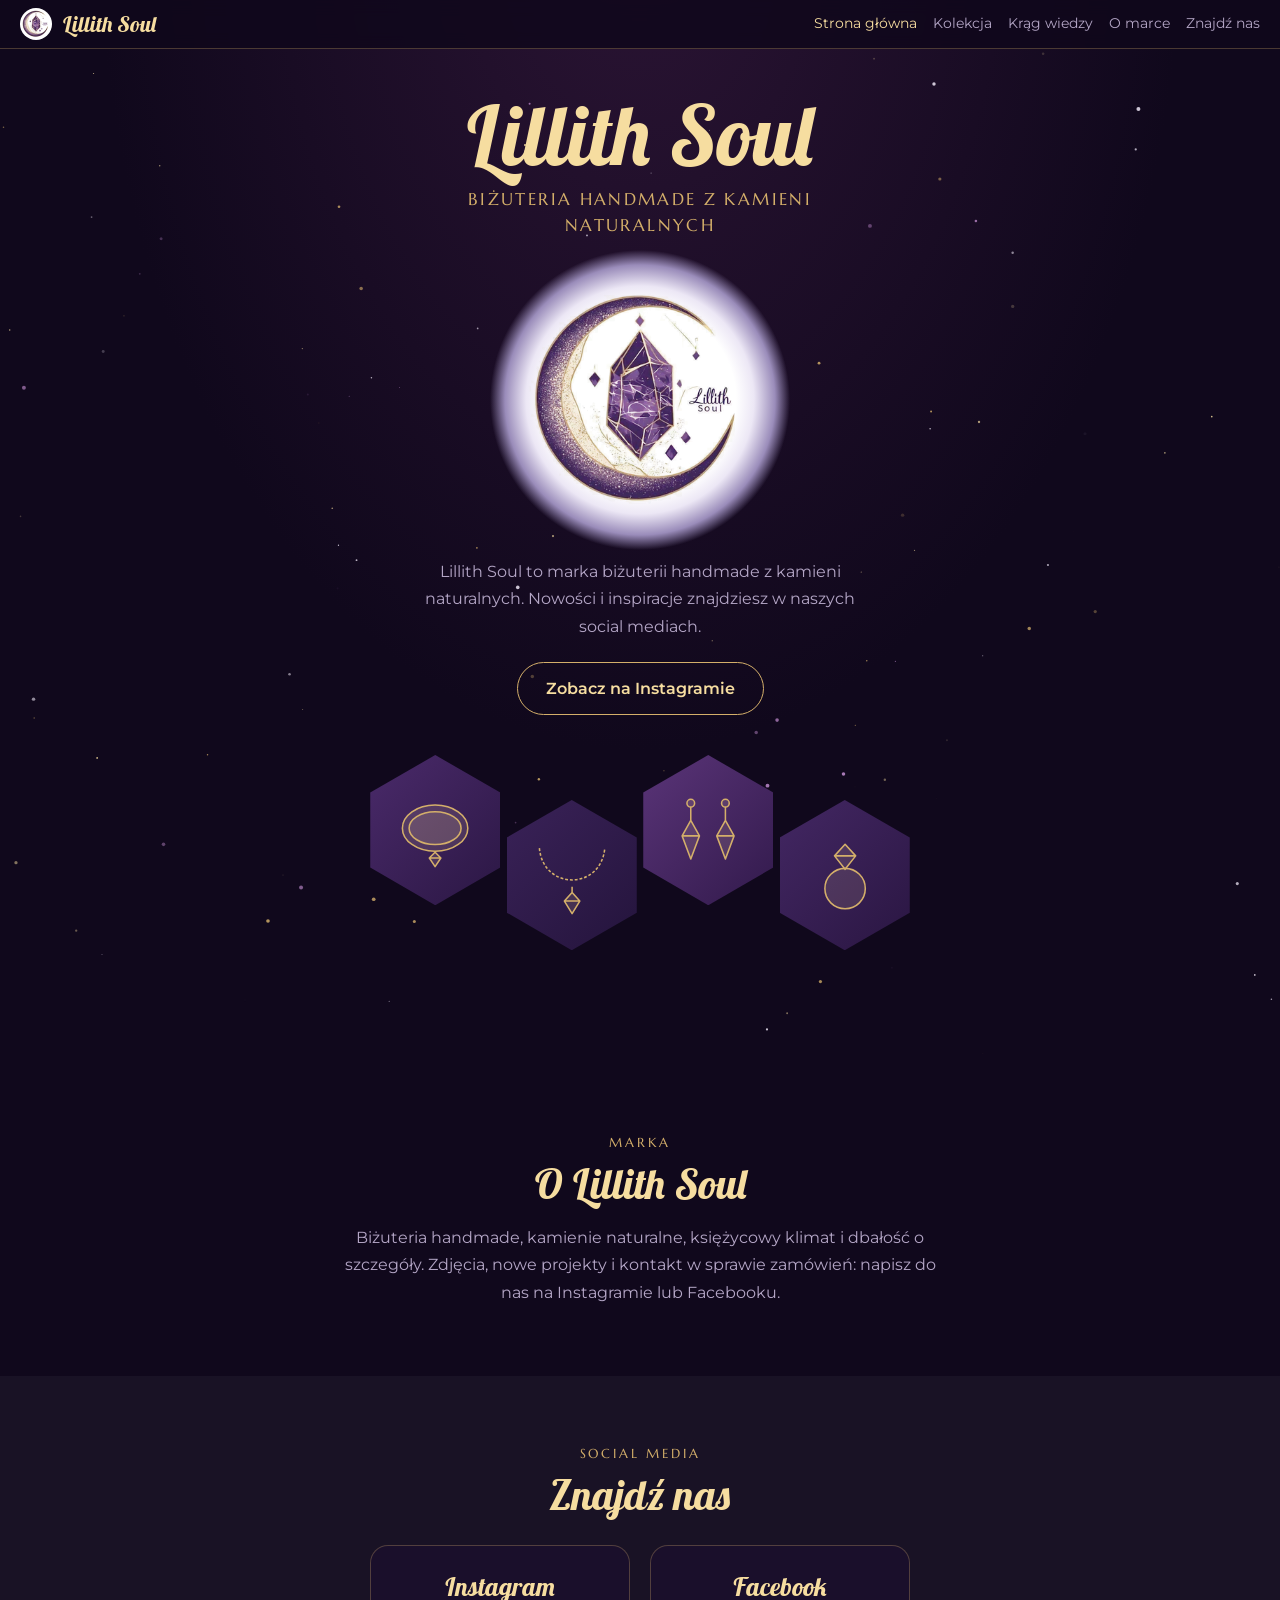
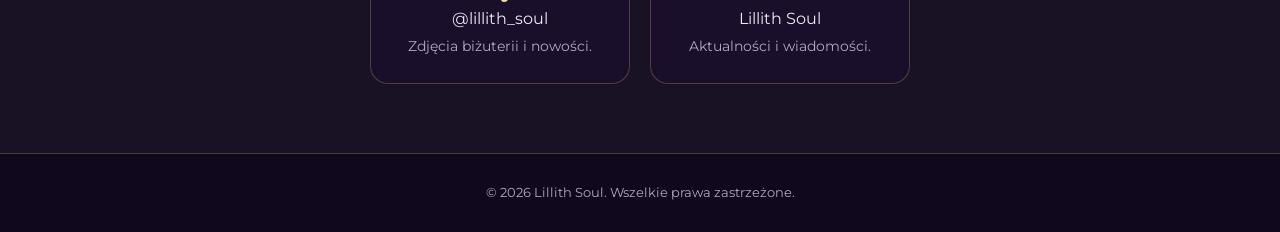
<file: index.html>
<!doctype html>
<html lang="pl">
<head>
  <meta charset="utf-8">
  <meta name="viewport" content="width=device-width, initial-scale=1">
  <title>Lillith Soul: biżuteria handmade z kamieni naturalnych</title>
  <meta name="description" content="Lillith Soul to marka biżuterii handmade z kamieni naturalnych. Zobacz nas na Instagramie i Facebooku.">
  <meta name="theme-color" content="#10081C">
  <link rel="icon" type="image/png" href="images/favicon.png">
  <link rel="canonical" href="https://lillith-soul.github.io/">

  <meta property="og:type" content="website">
  <meta property="og:url" content="https://lillith-soul.github.io/">
  <meta property="og:locale" content="pl_PL">
  <meta property="og:site_name" content="Lillith Soul">
  <meta property="og:title" content="Lillith Soul">
  <meta property="og:description" content="Biżuteria handmade z kamieni naturalnych.">
  <meta property="og:image" content="https://lillith-soul.github.io/images/emblem.png">
  <link rel="preload" href="fonts/lobster-two-italic-700.woff2" as="font" type="font/woff2" crossorigin>
  <link rel="stylesheet" href="style.css">
  <script>document.documentElement.classList.add('js')</script>
  <script src="script.js" defer></script>
</head>
<body>
  <div class="progress" aria-hidden="true"></div>

  <nav class="nav" aria-label="Menu główne">
    <a class="nav-brand" href="#top"><img src="images/emblem-64.webp" width="32" height="32" alt=""><span>Lillith Soul</span></a>
    <div class="nav-right">
<a href="#top">Strona główna</a>
      <a href="kolekcja/">Kolekcja</a>
      <a href="krag-wiedzy/">Krąg wiedzy</a>
      <a href="#about">O marce</a>
      <a href="#follow">Znajdź nas</a>

    </div>
  </nav>

  <header class="hero" id="top">
    <canvas class="hero-sky" aria-hidden="true"></canvas>
    <div class="hero-grid">
      <div class="hero-text">
        <h1 class="reveal">Lillith Soul</h1>
        <p class="lead reveal">Biżuteria handmade z kamieni naturalnych</p>
        <div class="emblem-glow" data-parallax="16"><img class="emblem" src="images/emblem-720.webp" srcset="images/emblem-360.webp 360w, images/emblem-720.webp 720w" sizes="(max-width: 400px) 70vw, 252px" width="720" height="720" alt="Logo Lillith Soul: fioletowy półksiężyc i ametyst" fetchpriority="high" decoding="async"></div>
        <p class="intro reveal">Lillith Soul to marka biżuterii handmade z kamieni naturalnych. Nowości i inspiracje znajdziesz w naszych social mediach.</p>
        <a class="btn reveal" href="https://www.instagram.com/lillith_soul" rel="noopener">Zobacz na Instagramie</a>
      </div>
      <div class="hexes">
        <a class="hex hx1" data-parallax="22" href="kolekcja/#bransoletki" aria-label="Pokaż w kolekcji: bransoletki"><svg viewBox="0 0 100 100"><!-- bracelet --><ellipse cx="50" cy="48" rx="34" ry="24"/><ellipse cx="50" cy="48" rx="27" ry="17"/><path d="M50 73 56 79 50 88 44 79Z M44 79H56"/></svg></a>
        <a class="hex hx2" data-parallax="30" href="kolekcja/#naszyjniki" aria-label="Pokaż w kolekcji: naszyjniki"><svg viewBox="0 0 100 100"><!-- necklace --><path d="M16 22C20 66 80 66 84 22" fill="none" stroke-dasharray="3 2"/><path d="M50 62V68 M50 68 58 77 50 90 42 77Z M42 77H58"/></svg></a>
        <a class="hex hx3" data-parallax="14" href="kolekcja/#kolczyki" aria-label="Pokaż w kolekcji: kolczyki"><svg viewBox="0 0 100 100"><!-- earrings --><circle cx="32" cy="22" r="4"/><path d="M32 26V40 M32 40 41 56 32 80 23 56Z M23 56H41"/><circle cx="68" cy="22" r="4"/><path d="M68 26V40 M68 40 77 56 68 80 59 56Z M59 56H77"/></svg></a>
        <a class="hex hx4" data-parallax="26" href="kolekcja/#pierscionki" aria-label="Pokaż w kolekcji: pierścionki"><svg viewBox="0 0 100 100"><!-- ring --><circle cx="50" cy="64" r="21"/><path d="M50 18 61 30 50 44 39 30Z M39 30H61"/></svg></a>
      </div>
    </div>
  </header>

  <section class="section" id="about">
    <p class="eyebrow reveal">Marka</p>
    <h2 class="reveal">O Lillith Soul</h2>
    <p class="text reveal">Biżuteria handmade, kamienie naturalne, księżycowy klimat i dbałość o szczegóły. Zdjęcia, nowe projekty i kontakt w sprawie zamówień: napisz do nas na Instagramie lub Facebooku.</p>
  </section>

  <section class="section alt" id="follow">
    <p class="eyebrow reveal">Social media</p>
    <h2 class="reveal">Znajdź nas</h2>
    <div class="cards">
      <a class="card reveal" href="https://www.instagram.com/lillith_soul" rel="noopener"><strong>Instagram</strong><span>@lillith_soul</span><em>Zdjęcia biżuterii i nowości.</em></a>
      <a class="card reveal" href="https://www.facebook.com/profile.php?id=61554640782838" rel="noopener"><strong>Facebook</strong><span>Lillith Soul</span><em>Aktualności i wiadomości.</em></a>
    </div>
  </section>

  <footer class="footer"><p>&copy; 2026 Lillith Soul. Wszelkie prawa zastrzeżone.</p></footer>

  <dialog class="lightbox"><button type="button" class="lightbox-close" aria-label="Zamknij">&times;</button><img alt=""></dialog>
</body>
</html>
</file>
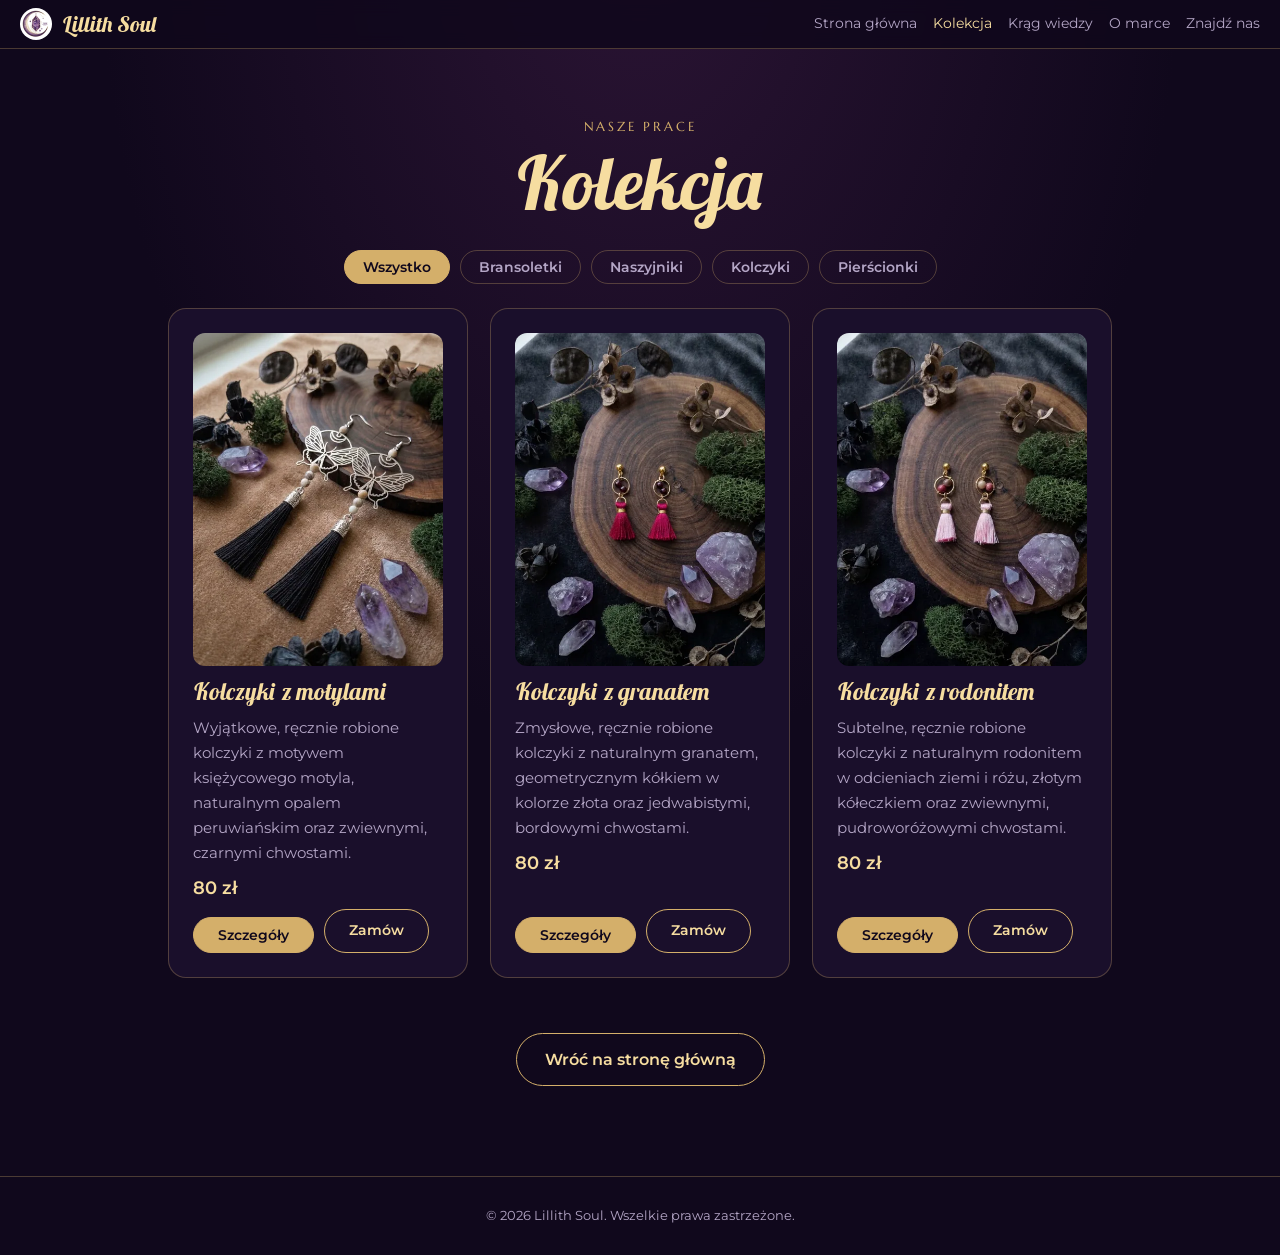
<file: kolekcja/index.html>
<!doctype html>
<html lang="pl">
<head>
  <meta charset="utf-8">
  <meta name="viewport" content="width=device-width, initial-scale=1">
  <title>Kolekcja | Lillith Soul</title>
  <meta name="description" content="Kolekcja Lillith Soul: biżuteria handmade z kamieni naturalnych. Bransoletki, naszyjniki, kolczyki i pierścionki.">
  <meta name="theme-color" content="#10081C">
  <link rel="icon" type="image/png" href="../images/favicon.png">
  <link rel="canonical" href="https://lillith-soul.github.io/kolekcja/">

  <meta property="og:type" content="website">
  <meta property="og:url" content="https://lillith-soul.github.io/kolekcja/">
  <meta property="og:locale" content="pl_PL">
  <meta property="og:site_name" content="Lillith Soul">
  <meta property="og:title" content="Kolekcja | Lillith Soul">
  <meta property="og:description" content="Kolekcja Lillith Soul: biżuteria handmade z kamieni naturalnych. Bransoletki, naszyjniki, kolczyki i pierścionki.">
  <meta property="og:image" content="https://lillith-soul.github.io/images/emblem.png">
  <link rel="preload" href="../fonts/lobster-two-italic-700.woff2" as="font" type="font/woff2" crossorigin>
  <link rel="stylesheet" href="../style.css">
  <script>document.documentElement.classList.add('js')</script>
  <script src="../script.js" defer></script>
</head>
<body>
  <div class="progress" aria-hidden="true"></div>

  <nav class="nav" aria-label="Menu główne">
    <a class="nav-brand" href="../"><img src="../images/emblem-64.webp" width="32" height="32" alt=""><span>Lillith Soul</span></a>
    <div class="nav-right">
<a href="../">Strona główna</a>
      <a href="./" aria-current="page">Kolekcja</a>
      <a href="../krag-wiedzy/">Krąg wiedzy</a>
      <a href="../#about">O marce</a>
      <a href="../#follow">Znajdź nas</a>

    </div>
  </nav>

  <main class="page" id="products">
    <p class="eyebrow reveal">Nasze prace</p>
    <h1 class="page-title reveal">Kolekcja</h1>
    <div class="filters reveal" role="group" aria-label="Filtruj produkty">
      <button type="button" class="chip is-active" data-filter="all" aria-pressed="true">Wszystko</button>
      <button type="button" class="chip" data-filter="bransoletki" aria-pressed="false">Bransoletki</button>
      <button type="button" class="chip" data-filter="naszyjniki" aria-pressed="false">Naszyjniki</button>
      <button type="button" class="chip" data-filter="kolczyki" aria-pressed="false">Kolczyki</button>
      <button type="button" class="chip" data-filter="pierscionki" aria-pressed="false">Pierścionki</button>
    </div>
    <div class="grid">
      <article class="card reveal" id="p-kolczyki-motyle" data-kind="kolczyki">
        <button type="button" class="card-media" aria-haspopup="dialog" data-full="../images/jewellery/kolczyki-motyle-800.webp" aria-label="Kolczyki z motylami, czarnymi frędzlami i kamiennymi koralikami"><img src="../images/jewellery/kolczyki-motyle-800.webp" srcset="../images/jewellery/kolczyki-motyle-480.webp 480w, ../images/jewellery/kolczyki-motyle-800.webp 800w" sizes="(max-width: 600px) 90vw, 300px" width="800" height="1068" alt="Kolczyki z motylami, czarnymi frędzlami i kamiennymi koralikami" loading="lazy" decoding="async"></button>
        <h3>Kolczyki z motylami</h3>
        <p>Wyjątkowe, ręcznie robione kolczyki z motywem księżycowego motyla, naturalnym opalem peruwiańskim oraz zwiewnymi, czarnymi chwostami.</p>
        <div class="card-detail" hidden><p>Wyjątkowe, ręcznie robione kolczyki z motywem księżycowego motyla, naturalnym opalem peruwiańskim oraz zwiewnymi, czarnymi chwostami.</p><p>To biżuteria stworzona dla kobiet, które kochają styl boho i szukają dodatków z duszą.</p><p>Poznaj ich wyjątkowe detale:</p><ul><li><strong>Symbolika i lekkość:</strong> Ażurowe zawieszki w kształcie motyla wpisanego w księżyc zachwycają precyzją wykonania i nadają całości mistycznego charakteru.</li><li><strong>Moc naturalnych kamieni:</strong> Koraliki z jasnego, piaskowego opalu peruwiańskiego subtelnie rozświetlają kompozycję. Kamień ten jest ceniony za przynoszenie spokoju, harmonii i wyciszenia.</li><li><strong>Zjawiskowy ruch:</strong> Długie, jedwabiste frędzle w kolorze głębokiej czerni pięknie pracują przy każdym ruchu głowy, optycznie wysmuklając szyję.</li><li><strong>Szlachetne wykończenie:</strong> Srebrzyste elementy ozdobne oraz wygodne, klasyczne bigle sprawiają, że kolczyki świetnie układają się na uchu i pasują zarówno do codziennych swetrów, jak i wieczorowych sukienek.</li></ul><p>Idealny pomysł na prezent dla miłośniczki natury lub jako wyjątkowy talizman, który podkreśli Twój indywidualny styl.</p></div>
        <p class="price">80 z&#322;</p>
        <div class="buy"><button type="button" class="btn card-more" aria-haspopup="dialog">Szczegóły</button><a class="btn" href="https://ig.me/m/lillith_soul" rel="noopener">Zamów</a></div>
      </article>
      <article class="card reveal" id="p-kolczyki-granat" data-kind="kolczyki">
        <button type="button" class="card-media" aria-haspopup="dialog" data-full="../images/jewellery/kolczyki-granat-800.webp" aria-label="Kolczyki z granatem i różowymi frędzlami na drewnianym plastrze wśród kryształów"><img src="../images/jewellery/kolczyki-granat-800.webp" srcset="../images/jewellery/kolczyki-granat-480.webp 480w, ../images/jewellery/kolczyki-granat-800.webp 800w" sizes="(max-width: 600px) 90vw, 300px" width="800" height="1068" alt="Kolczyki z granatem i różowymi frędzlami na drewnianym plastrze wśród kryształów" loading="lazy" decoding="async"></button>
        <h3>Kolczyki z granatem</h3>
        <p>Zmysłowe, ręcznie robione kolczyki z naturalnym granatem, geometrycznym kółkiem w kolorze złota oraz jedwabistymi, bordowymi chwostami.</p>
        <div class="card-detail" hidden><p>Zmysłowe, ręcznie robione kolczyki z naturalnym granatem, geometrycznym kółkiem w kolorze złota oraz jedwabistymi, bordowymi chwostami. To kobieca i wyrazista biżuteria, która przyciąga spojrzenia i dodaje szyku zarówno codziennym, jak i wieczorowym stylizacjom.</p><p>Poznaj ich wyjątkowe detale:</p><ul><li><strong>Energia naturalnego granatu:</strong> Dwa fasetowane koraliki głębokiego, bordowego granatu pięknie odbijają światło. Granat to kamień pasji, odwagi i życiowej energii, który od wieków symbolizuje miłość oraz wewnętrzną siłę.</li><li><strong>Szlachetna oprawa:</strong> Złociste, otwarte kółeczko delikatnie otula kamienie, tworząc nowoczesną i lekką kompozycję. Wygodne zapięcie na sztyft z kuleczką zapewnia komfort noszenia przez cały dzień.</li><li><strong>Wyrazisty akcent kolorystyczny:</strong> Krótkie, gęste frędzle w odcieniu głębokiego wina i fuksji miękko poruszają się przy każdym kroku, ożywiając twarz i podkreślając linię szyi.</li><li><strong>Wszechstronny charakter:</strong> Połączenie złota i szlachetnego bordo świetnie komponuje się z klasyczną czernią, bielą, beżem, a także z jesiennymi swetrami czy elegancką sukienką.</li></ul><p>Doskonały wybór na prezent dla pewnej siebie kobiety lub jako wyjątkowy dodatek, który doda blasku Twoim stylizacjom.</p></div>
        <p class="price">80 z&#322;</p>
        <div class="buy"><button type="button" class="btn card-more" aria-haspopup="dialog">Szczegóły</button><a class="btn" href="https://ig.me/m/lillith_soul" rel="noopener">Zamów</a></div>
      </article>
      <article class="card reveal" id="p-kolczyki-roz" data-kind="kolczyki">
        <button type="button" class="card-media" aria-haspopup="dialog" data-full="../images/jewellery/kolczyki-roz-800.webp" aria-label="Kolczyki z rodonitem, złotym kółeczkiem i pudroworóżowymi chwostami na drewnianym plastrze wśród kryształów"><img src="../images/jewellery/kolczyki-roz-800.webp" srcset="../images/jewellery/kolczyki-roz-480.webp 480w, ../images/jewellery/kolczyki-roz-800.webp 800w" sizes="(max-width: 600px) 90vw, 300px" width="800" height="1066" alt="Kolczyki z rodonitem, złotym kółeczkiem i pudroworóżowymi chwostami na drewnianym plastrze wśród kryształów" loading="lazy" decoding="async"></button>
        <h3>Kolczyki z rodonitem</h3>
        <p>Subtelne, ręcznie robione kolczyki z naturalnym rodonitem w odcieniach ziemi i różu, złotym kółeczkiem oraz zwiewnymi, pudroworóżowymi chwostami.</p>
        <div class="card-detail" hidden><p>Subtelne, ręcznie robione kolczyki z naturalnym rodonitem w odcieniach ziemi i różu, złotym kółeczkiem oraz zwiewnymi, pudroworóżowymi chwostami. To niezwykle kobieca i romantyczna biżuteria, która dodaje lekkości oraz świeżości każdej stylizacji.</p><p>Poznaj ich wyjątkowe detale:</p><ul><li><strong>Harmonia naturalnych barw:</strong> Wewnątrz złotych obręczy zamknięto duet gładkich kamieni rodonitu w odcieniach pastelowego różu oraz ciepłego beżu i brązu. Taka kolorystyka symbolizuje czułość, równowagę i wewnętrzny spokój.</li><li><strong>Delikatna, złocista oprawa:</strong> Geometryczne kółeczka i wygodne zapięcia na sztyft z kuleczką pięknie rozświetlają okolice twarzy. Lekka konstrukcja sprawia, że kolczyki nosi się z pełnym komfortem przez cały dzień.</li><li><strong>Romantyczny akcent:</strong> Miękkie, jedwabiste frędzle w kolorze pudrowego różu delikatnie poruszają się przy każdym ruchu głowy, wprowadzając do stylizacji nutę lekkości i stylu boho.</li><li><strong>Ponadczasowy styl:</strong> Połączenie złota i pastelowego różu wspaniale pasuje zarówno do jasnych, zwiewnych sukienek, jak i prostego białego T-shirtu czy miękkiego swetra.</li></ul><p>Świetny pomysł na prezent dla miłośniczki subtelnych dodatków lub jako uroczy talizman na co dzień.</p></div>
        <p class="price">80 z&#322;</p>
        <div class="buy"><button type="button" class="btn card-more" aria-haspopup="dialog">Szczegóły</button><a class="btn" href="https://ig.me/m/lillith_soul" rel="noopener">Zamów</a></div>
      </article>
    </div>
    <p class="text products-soon" hidden>Ta kategoria pojawi się wkrótce.</p>

    <a class="btn reveal" href="../">Wróć na stronę główną</a>
  </main>

  <dialog class="pview" aria-label="Szczegóły produktu">
    <button type="button" class="lightbox-close" aria-label="Zamknij">&times;</button>
    <img alt="">
    <div class="pv-body"><h3></h3><p class="price"></p><div class="pv-desc"></div><a class="btn" rel="noopener"></a></div>
  </dialog>

  <footer class="footer"><p>&copy; 2026 Lillith Soul. Wszelkie prawa zastrzeżone.</p></footer>
</body>
</html>
</file>
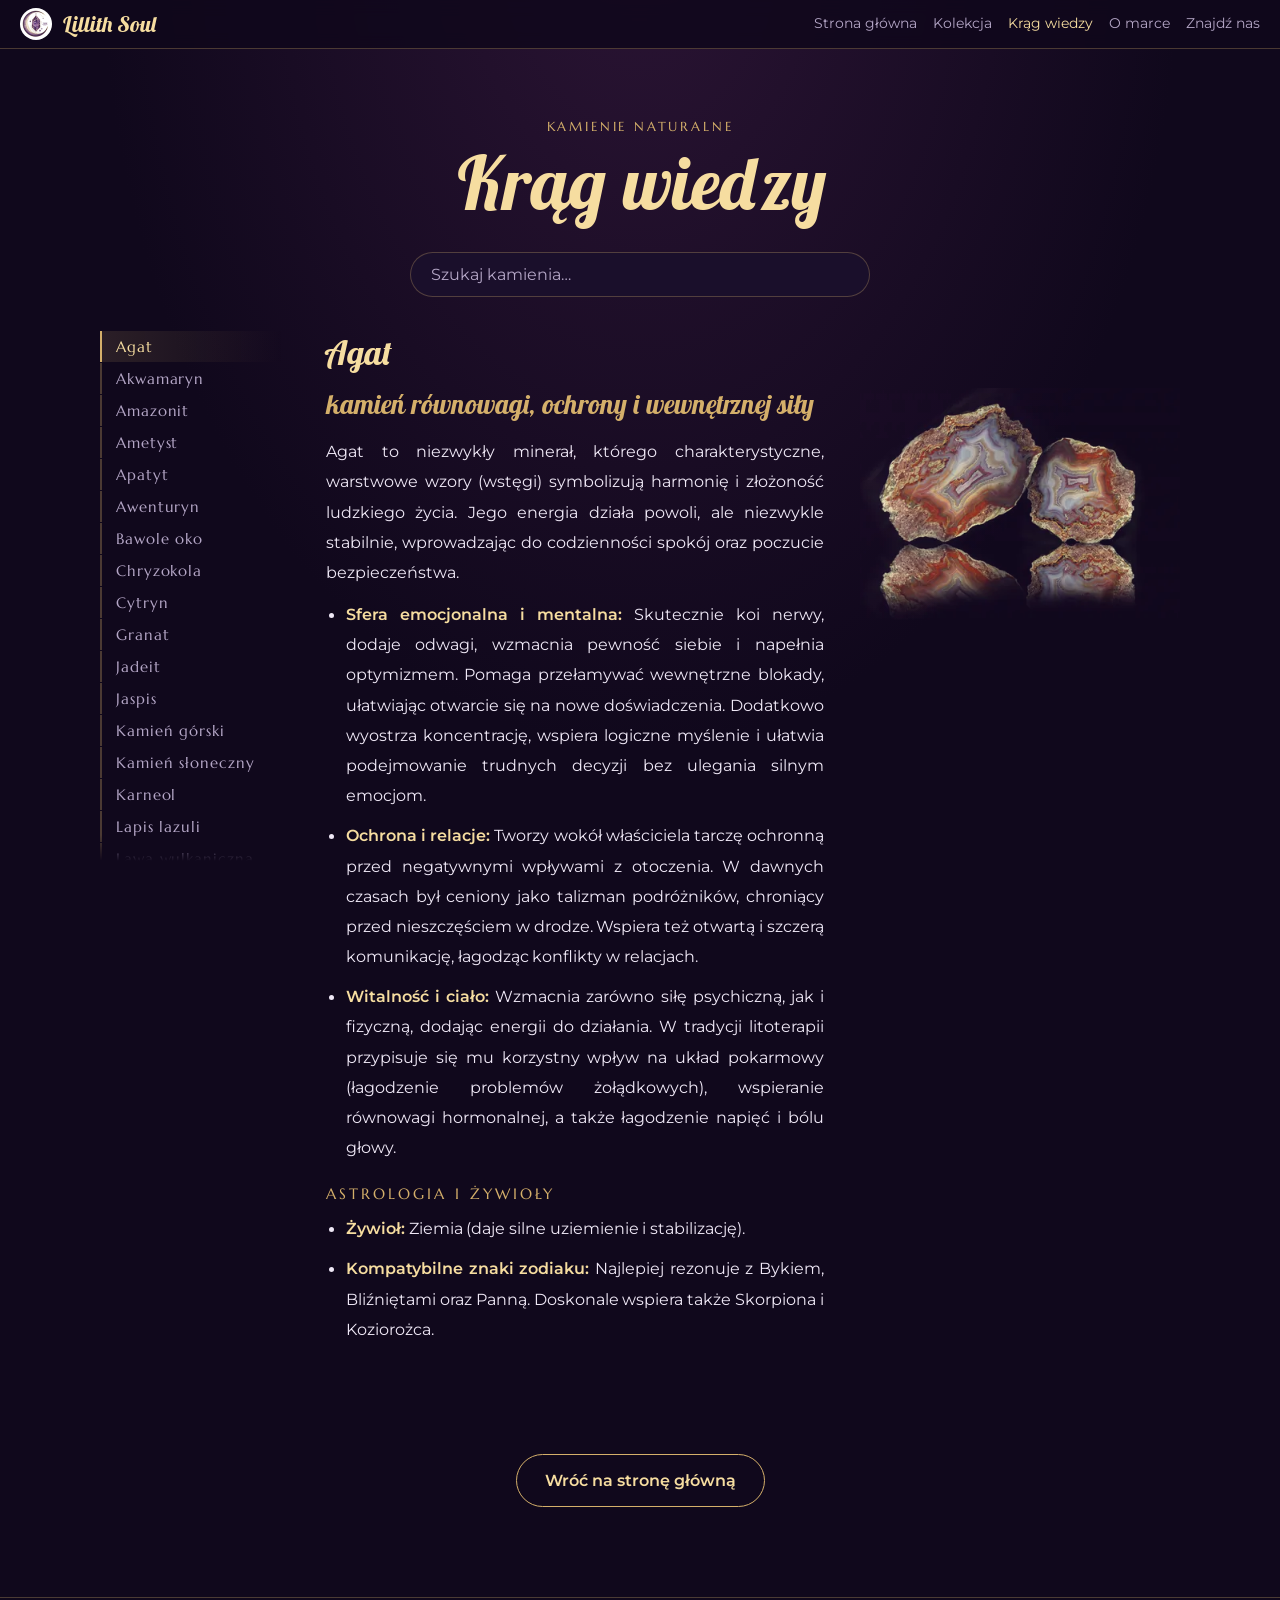
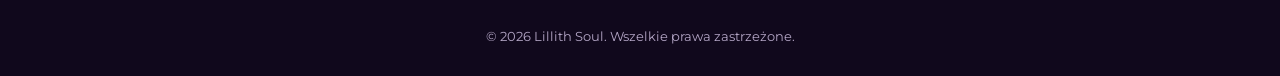
<file: krag-wiedzy/index.html>
<!doctype html>
<html lang="pl">
<head>
  <meta charset="utf-8">
  <meta name="viewport" content="width=device-width, initial-scale=1">
  <title>Krąg wiedzy | Lillith Soul</title>
  <meta name="description" content="Krąg wiedzy Lillith Soul: artykuły i ciekawostki o kamieniach naturalnych.">
  <meta name="theme-color" content="#10081C">
  <link rel="icon" type="image/png" href="../images/favicon.png">
  <link rel="canonical" href="https://lillith-soul.github.io/krag-wiedzy/">

  <meta property="og:type" content="website">
  <meta property="og:url" content="https://lillith-soul.github.io/krag-wiedzy/">
  <meta property="og:locale" content="pl_PL">
  <meta property="og:site_name" content="Lillith Soul">
  <meta property="og:title" content="Krąg wiedzy | Lillith Soul">
  <meta property="og:description" content="Krąg wiedzy Lillith Soul: artykuły i ciekawostki o kamieniach naturalnych.">
  <meta property="og:image" content="https://lillith-soul.github.io/images/emblem.png">
  <link rel="preload" href="../fonts/lobster-two-italic-700.woff2" as="font" type="font/woff2" crossorigin>
  <link rel="stylesheet" href="../style.css">
  <script>document.documentElement.classList.add('js')</script>
  <script src="../script.js" defer></script>
</head>
<body>
  <div class="progress" aria-hidden="true"></div>

  <nav class="nav" aria-label="Menu główne">
    <a class="nav-brand" href="../"><img src="../images/emblem-64.webp" width="32" height="32" alt=""><span>Lillith Soul</span></a>
    <div class="nav-right">
<a href="../">Strona główna</a>
      <a href="../kolekcja/">Kolekcja</a>
      <a href="./" aria-current="page">Krąg wiedzy</a>
      <a href="../#about">O marce</a>
      <a href="../#follow">Znajdź nas</a>

    </div>
  </nav>

  <main class="page">
    <p class="eyebrow reveal">Kamienie naturalne</p>
    <h1 class="page-title reveal">Krąg wiedzy</h1>
    <div class="ksearch reveal"><input type="search" id="ksearch" placeholder="Szukaj kamienia…" aria-label="Szukaj w kręgu wiedzy" autocomplete="off"></div>
    <div class="kcols">
      <nav class="kcats" aria-label="Kategorie kamieni">
        <a href="#k-agat">Agat</a>
        <a href="#k-akwamaryn">Akwamaryn</a>
        <a href="#k-amazonit">Amazonit</a>
        <a href="#k-ametyst">Ametyst</a>
        <a href="#k-apatyt">Apatyt</a>
        <a href="#k-awenturyn">Awenturyn</a>
        <a href="#k-bawole-oko">Bawole oko</a>
        <a href="#k-chryzokola">Chryzokola</a>
        <a href="#k-cytryn">Cytryn</a>
        <a href="#k-granat">Granat</a>
        <a href="#k-jadeit">Jadeit</a>
        <a href="#k-jaspis">Jaspis</a>
        <a href="#k-kamien-gorski">Kamień górski</a>
        <a href="#k-kamien-sloneczny">Kamień słoneczny</a>
        <a href="#k-karneol">Karneol</a>
        <a href="#k-lapis-lazuli">Lapis lazuli</a>
        <a href="#k-lawa-wulkaniczna">Lawa wulkaniczna</a>
        <a href="#k-obsydian">Obsydian</a>
        <a href="#k-onyks">Onyks</a>
        <a href="#k-opal">Opal</a>
        <a href="#k-rodonit">Rodonit</a>
        <a href="#k-rubin">Rubin</a>
        <a href="#k-turmalin">Turmalin</a>
        <a href="#k-tygrysie-oko">Tygrysie oko</a>
        <a href="#k-unakit">Unakit</a>
      </nav>
      <div class="kpanels">
        <section class="kpanel" id="k-agat">
          <h2>Agat</h2>
          <div class="kstone">
            <div class="kstone-text">
              <p class="ksub">kamień równowagi, ochrony i wewnętrznej siły</p>
              <p class="kdesc">Agat to niezwykły minerał, którego charakterystyczne, warstwowe wzory (wstęgi) symbolizują harmonię i złożoność ludzkiego życia. Jego energia działa powoli, ale niezwykle stabilnie, wprowadzając do codzienności spokój oraz poczucie bezpieczeństwa.</p>
              <ul class="kdesc kul">
                <li><strong>Sfera emocjonalna i mentalna:</strong> Skutecznie koi nerwy, dodaje odwagi, wzmacnia pewność siebie i napełnia optymizmem. Pomaga przełamywać wewnętrzne blokady, ułatwiając otwarcie się na nowe doświadczenia. Dodatkowo wyostrza koncentrację, wspiera logiczne myślenie i ułatwia podejmowanie trudnych decyzji bez ulegania silnym emocjom.</li>
                <li><strong>Ochrona i relacje:</strong> Tworzy wokół właściciela tarczę ochronną przed negatywnymi wpływami z otoczenia. W dawnych czasach był ceniony jako talizman podróżników, chroniący przed nieszczęściem w drodze. Wspiera też otwartą i szczerą komunikację, łagodząc konflikty w relacjach.</li>
                <li><strong>Witalność i ciało:</strong> Wzmacnia zarówno siłę psychiczną, jak i fizyczną, dodając energii do działania. W tradycji litoterapii przypisuje się mu korzystny wpływ na układ pokarmowy (łagodzenie problemów żołądkowych), wspieranie równowagi hormonalnej, a także łagodzenie napięć i bólu głowy.</li>
              </ul>
              <h4 class="kdesc kh">Astrologia i żywioły</h4>
              <ul class="kdesc kul">
                <li><strong>Żywioł:</strong> Ziemia (daje silne uziemienie i stabilizację).</li>
                <li><strong>Kompatybilne znaki zodiaku:</strong> Najlepiej rezonuje z Bykiem, Bliźniętami oraz Panną. Doskonale wspiera także Skorpiona i Koziorożca.</li>
              </ul>
            </div>
            <figure class="kstone-img is-photo"><div class="kpic baked" style="--s:1.2"><img src="../images/stones/agat-800.webp" srcset="../images/stones/agat-480.webp 480w, ../images/stones/agat-800.webp 800w, ../images/stones/agat-1200.webp 1200w, ../images/stones/agat-1600.webp 1600w" sizes="(max-width: 700px) 80vw, 320px" width="1600" height="964" class="kmain" alt="Agat: dwa przecięte kawałki kamienia z kolorowymi, koncentrycznymi pasmami" loading="lazy" decoding="async"></div></figure>
          </div>
        </section>
        <section class="kpanel" id="k-akwamaryn">
          <h2>Akwamaryn</h2>
          <div class="kstone">
            <div class="kstone-text">
              <p class="ksub">kamień odwagi, spokoju i czystego umysłu</p>
              <p class="kdesc">Akwamaryn to niezwykły minerał o barwie morskiej wody, który od wieków symbolizuje czystość, harmonię i wewnętrzną wolność. Jego łagodna, ale potężna energia działa jak kojąca fala – wycisza emocje, przynosi ulgę w stresie i pozwala złapać głęboki oddech w trudnych chwilach.</p>
              <ul class="kdesc kul">
                <li><strong>Sfera emocjonalna i mentalna:</strong> Skutecznie oczyszcza umysł z natłoku negatywnych myśli i porządkuje wewnętrzny chaos. Wzmacnia aurę oraz poszerza świadomość, pomagając spojrzeć na swoje problemy z dystansu. Dodaje odwagi do stawiania czoła wyzwaniom, uwalnia od lęków i uczy akceptacji zmian w życiu.</li>
                <li><strong>Komunikacja i relacje:</strong> Jako kamień silnie powiązany z czakrą gardła, ułatwia swobodne, szczere i spokojne wyrażanie swoich uczuć oraz myśli. Pomaga przełamać nieśmiałość, wspiera podczas wystąpień publicznych i łagodzi napięcia w relacjach. Dawniej był uznawany za najważniejszy talizman żeglarzy, chroniący przed niebezpieczeństwem podczas podróży.</li>
                <li><strong>Witalność i ciało:</strong> W tradycji litoterapii przypisuje się mu działanie łagodzące na organizm. Wspiera walkę z problemami skórnymi, koi objawy alergii oraz pomaga redukować napięciowe bóle głowy i migreny. Korzystnie wpływa także na gardło, struny głosowe oraz układ oddechowy.</li>
              </ul>
              <h4 class="kdesc kh">Astrologia i żywioły</h4>
              <ul class="kdesc kul">
                <li><strong>Żywioł:</strong> Woda (przynosi ukojenie, oczyszczenie i płynność emocjonalną).</li>
                <li><strong>Kompatybilne znaki zodiaku:</strong> Najlepiej rezonuje z Rybami, Wodnikiem oraz Bliźniętami. Doskonale wspiera także Barana i Wagę.</li>
              </ul>
            </div>
            <figure class="kstone-img"><div class="kpic baked"><img src="../images/stones/akwamaryn-800.webp" srcset="../images/stones/akwamaryn-480.webp 480w, ../images/stones/akwamaryn-800.webp 800w, ../images/stones/akwamaryn-1200.webp 1200w, ../images/stones/akwamaryn-1600.webp 1600w" sizes="(max-width: 700px) 80vw, 320px" width="1600" height="1200" class="kmain" alt="Akwamaryn: gładki, błękitno-zielony kamień" loading="lazy" decoding="async"></div></figure>
          </div>
        </section>
        <section class="kpanel" id="k-amazonit">
          <h2>Amazonit</h2>
          <div class="kstone">
            <div class="kstone-text">
              <p class="ksub">kamień odwagi, harmonii i kobiecej mocy</p>
              <p class="kdesc">Amazonit to wyjątkowy minerał o kojącej, turkusowo-zielonej barwie, którego nazwa nawiązuje do walecznych i niezależnych Amazonek. Łączy w sobie delikatność z ogromną wewnętrzną siłą, działając jak tarcza chroniąca przed przebodźcowaniem i codziennym napięciem.</p>
              <ul class="kdesc kul">
                <li><strong>Sfera emocjonalna i mentalna:</strong> Skutecznie redukuje stres, łagodzi lęki oraz głęboko harmonizuje emocje, przynosząc ulgę w stanach niepokoju i zmartwień. Pomaga zachować spokój w trudnych sytuacjach, uczy zdrowego dystansu i wspiera w przełamywaniu lęku przed oceną innych.</li>
                <li><strong>Kobieca energia, relacje i dobrobyt:</strong> Szczególnie dobrze rezonuje z kobiecą energią – stanowi ogromne wsparcie w budowaniu poczucia własnej wartości, niezależności oraz wewnętrznej mądrości. Ułatwia szczerą komunikację płynącą prosto z serca i pomaga stawiać zdrowe granice w relacjach. W tradycji ezoterycznej uchodzi także za kamień przyciągający szczęście, pomyślność i dobrobyt, zwłaszcza przy podejmowaniu nowych wyzwań zawodowych.</li>
                <li><strong>Witalność i ciało:</strong> W litoterapii przypisuje się mu działanie odprężające na układ nerwowy i mięśniowy. Pomaga rozluźnić napięcia w okolicach karku i ramion, wspiera spokojny sen, a także korzystnie wpływa na gospodarkę wapniową organizmu, tarczycę oraz równowagę metaboliczną.</li>
              </ul>
              <h4 class="kdesc kh">Astrologia i żywioły</h4>
              <ul class="kdesc kul">
                <li><strong>Żywioł:</strong> Ziemia oraz Woda (łączy uziemiającą stabilność z kojącą płynnością emocji).</li>
                <li><strong>Kompatybilne znaki zodiaku:</strong> Najlepiej rezonuje z Panną, Wodnikiem oraz Rybami. Doskonale wspiera także Raka i Lwa.</li>
              </ul>
            </div>
            <figure class="kstone-img"><div class="kpic baked"><img src="../images/stones/amazonit-800.webp" srcset="../images/stones/amazonit-480.webp 480w, ../images/stones/amazonit-800.webp 800w, ../images/stones/amazonit-1200.webp 1200w, ../images/stones/amazonit-1600.webp 1600w" sizes="(max-width: 700px) 80vw, 320px" width="1600" height="1200" class="kmain" alt="Amazonit: surowy, turkusowo-zielony kamień" loading="lazy" decoding="async"></div></figure>
          </div>
        </section>
        <section class="kpanel" id="k-ametyst">
          <h2>Ametyst</h2>
          <div class="kstone">
            <div class="kstone-text">
              <p class="ksub">kamień harmonii, duchowej ochrony i spokojnego umysłu</p>
              <p class="kdesc">Ametyst to jeden z najbardziej cenionych minerałów na świecie, zachwycający głęboką, fioletową barwą. Od starożytności symbolizuje czystość ducha, mądrość oraz wewnętrzny spokój. Jego wysoka, kojąca wibracja działa jak balsam dla przebodźcowanego umysłu, pomagając odnaleźć ciszę po intensywnym dniu.</p>
              <ul class="kdesc kul">
                <li><strong>Sfera emocjonalna i mentalna:</strong> Skutecznie wycisza gonitwę myśli, redukuje niepokój, lęki oraz objawy przewlekłego stresu. Przynosi emocjonalną równowagę, łagodzi gniew i rozdrażnienie. Ułatwia wejście w stan głębokiego relaksu i medytacji, rozwijając intuicję oraz pomagając podejmować trzeźwe, przemyślane decyzje.</li>
                <li><strong>Ochrona i siła woli:</strong> Tworzy silną tarczę energetyczną, która oczyszcza aurę i chroni przed negatywnymi wpływami z otoczenia. Tradycyjnie uznawany jest za kamień trzeźwości – wspiera silną wolę i pomaga w wyzwalaniu się z nałogów, niezdrowych nawyków oraz destrukcyjnych schematów myślowych.</li>
                <li><strong>Witalność i ciało:</strong> W litoterapii ceniony jest przede wszystkim za działanie kojące na układ nerwowy. Pomaga łagodzić uciążliwe migreny oraz napięciowe bóle głowy. Wspiera także zdrowy, głęboki sen, chroni przed bezsennością i koszmarami, a dodatkowo korzystnie wpływa na regenerację organizmu oraz układ odpornościowy.</li>
              </ul>
              <h4 class="kdesc kh">Astrologia i żywioły</h4>
              <ul class="kdesc kul">
                <li><strong>Żywioł:</strong> Powietrze oraz Woda (łączy jasność umysłu i duchowość z głębokim wyciszeniem emocji).</li>
                <li><strong>Kompatybilne znaki zodiaku:</strong> Najlepiej rezonuje z Rybami, Wodnikiem oraz Panną. Doskonale wspiera także Strzelca i Koziorożca.</li>
              </ul>
            </div>
            <figure class="kstone-img"><div class="kpic baked"><img src="../images/stones/ametyst-druza-800.webp" srcset="../images/stones/ametyst-druza-480.webp 480w, ../images/stones/ametyst-druza-800.webp 800w, ../images/stones/ametyst-druza-1200.webp 1200w, ../images/stones/ametyst-druza-1600.webp 1600w" sizes="(max-width: 700px) 80vw, 320px" width="1600" height="1004" class="kmain" alt="Druza ametystu z odbiciem" loading="lazy" decoding="async"></div></figure>
          </div>
        </section>
        <section class="kpanel" id="k-apatyt">
          <h2>Apatyt</h2>
          <div class="kstone">
            <div class="kstone-text">
              <p class="ksub">kamień motywacji, inspiracji i spełniania marzeń</p>
              <p class="kdesc">Apatyt to niezwykle energetyzujący minerał, który zachwyca głębokimi odcieniami błękitu i zieleni. Uznawany jest za kamień przyszłości i osobistego rozwoju – skutecznie rozprasza apatię, przegania zwątpienie i budzi wewnętrzny ogień do działania.</p>
              <ul class="kdesc kul">
                <li><strong>Sfera emocjonalna i mentalna:</strong> Dodaje potężnej dawki motywacji, wzmacnia pozytywne nastawienie do życia i stymuluje kreatywność. Pomaga uwolnić się od blokad energetycznych oraz prokrastynacji, ułatwiając wyznaczanie celów i śmiałe spełnianie marzeń. Wyostrza także koncentrację, wspiera jasność myślenia i ułatwia przyswajanie wiedzy.</li>
                <li><strong>Komunikacja i relacje:</strong> Jako kamień silnie związany z czakrą gardła, usprawnia komunikację między ludźmi i ułatwia swobodną samoekspresję. Zmniejsza lęk przed wystąpieniami publicznymi, pomaga otworzyć się na innych i wspiera budowanie szczerych, harmonijnych relacji – zarówno towarzyskich, jak i zawodowych.</li>
                <li><strong>Witalność i ciało:</strong> W tradycji litoterapii przypisuje się mu korzystny wpływ na pamięć oraz funkcjonowanie układu nerwowego. Pomaga regulować ciśnienie krwi, wspiera metabolizm i zdrowe nawyki żywieniowe, a także sprzyja regeneracji organizmu, kości i stawów (ze względu na naturalną zawartość fosforanu wapnia).</li>
              </ul>
              <h4 class="kdesc kh">Astrologia i żywioły</h4>
              <ul class="kdesc kul">
                <li><strong>Żywioł:</strong> Powietrze oraz Woda (łączy lekkość, intelekt i komunikację z głębią inspiracji).</li>
                <li><strong>Kompatybilne znaki zodiaku:</strong> Najlepiej rezonuje z Bliźniętami, Wodnikiem oraz Wagą. Doskonale wspiera także Strzelca i Ryby.</li>
              </ul>
            </div>
            <figure class="kstone-img"><div class="kpic baked"><img src="../images/stones/apatyt-800.webp" srcset="../images/stones/apatyt-480.webp 480w, ../images/stones/apatyt-800.webp 800w, ../images/stones/apatyt-1200.webp 1200w, ../images/stones/apatyt-1600.webp 1600w" sizes="(max-width: 700px) 80vw, 320px" width="1600" height="1200" class="kmain" alt="Apatyt: surowy, niebieski kamień o chropowatej powierzchni" loading="lazy" decoding="async"></div></figure>
          </div>
        </section>
        <section class="kpanel" id="k-awenturyn">
          <h2>Awenturyn</h2>
          <div class="kstone">
            <div class="kstone-text">
              <p class="ksub">kamień szczęścia, obfitości i nowych możliwości</p>
              <p class="kdesc">Awenturyn to niezwykle optymistyczny minerał o pięknej, zazwyczaj zielonej barwie z delikatnym, iskrzącym połyskiem. Od wieków nazywany jest „kamieniem szczęścia” i „kamieniem nowych możliwości”. Jego radosna, świeża energia pomaga dostrzegać szanse tam, gdzie inni widzą przeszkody, wprowadzając do życia harmonię oraz poczucie spełnienia.</p>
              <ul class="kdesc kul">
                <li><strong>Sfera emocjonalna i mentalna:</strong> Uspokaja rozbiegane myśli, łagodzi gniew i przynosi głębokie ukojenie emocjonalne. Pomaga żyć w wewnętrznej równowadze, spokoju i harmonii ze sobą oraz otoczeniem. Dodaje odwagi do wprowadzania pozytywnych zmian, rozwija kreatywność i buduje zdrowe, pełne nadziei nastawienie do przyszłości.</li>
                <li><strong>Obfitość, finanse i szczęście:</strong> W tradycji ezoterycznej uchodzi za jeden z najsilniejszych talizmanów przyciągających szczęście, dobrobyt i obfitość – szczególnie w sferze finansowej i zawodowej. Sprzyja szczęśliwym zbiegom okoliczności, otwiera na nowe drogi rozwoju i wspiera podczas podejmowania ważnych decyzji biznesowych, zakładania firmy czy zmiany pracy.</li>
                <li><strong>Witalność i ciało:</strong> W litoterapii ceniony jest za wszechstronne działanie regenerujące i wzmacniające siły witalne. Tradycyjnie przypisuje się mu korzystny wpływ na układ krążenia oraz serce (jest silnie związany z czakrą serca). Wspiera także łagodzenie stanów zapalnych, problemów skórnych oraz pomaga wyciszyć organizm po silnym stresie.</li>
              </ul>
              <h4 class="kdesc kh">Astrologia i żywioły</h4>
              <ul class="kdesc kul">
                <li><strong>Żywioł:</strong> Ziemia oraz Woda (łączy energię wzrostu, stabilizacji finansowej i natury z emocjonalnym spokojem).</li>
                <li><strong>Kompatybilne znaki zodiaku:</strong> Najlepiej rezonuje z Bykiem, Panną oraz Wagą. Doskonale wspiera także Barana i Raka.</li>
              </ul>
            </div>
            <figure class="kstone-img"><div class="kpic baked"><img src="../images/stones/awenturyn-800.webp" srcset="../images/stones/awenturyn-480.webp 480w, ../images/stones/awenturyn-800.webp 800w, ../images/stones/awenturyn-1200.webp 1200w, ../images/stones/awenturyn-1600.webp 1600w" sizes="(max-width: 700px) 80vw, 320px" width="1600" height="1200" class="kmain" alt="Awenturyn: gładki, zielony kamień" loading="lazy" decoding="async"></div></figure>
          </div>
        </section>
        <section class="kpanel" id="k-bawole-oko">
          <h2>Bawole oko</h2>
          <div class="kstone">
            <div class="kstone-text">
              <p class="ksub">minerał wewnętrznej siły, uziemienia i niezłomnej wytrwałości</p>
              <p class="kdesc">Bawole oko zachwyca głęboką, ciepłą barwą ciemnej czerwieni i mahoniu z charakterystycznym, jedwabistym połyskiem. Jego energia działa spokojnie, stabilnie i niezwykle konkretnie – pomaga twardo stąpać po ziemi i zachować zimną krew wtedy, gdy codzienne obowiązki zaczynają przytłaczać.</p>
              <ul class="kdesc kul">
                <li><strong>Sfera emocjonalna i mentalna:</strong> Wzmacnia poczucie bezpieczeństwa, buduje solidną pewność siebie i skutecznie oddala natłok czarnych myśli oraz wewnętrznych wątpliwości. Zwiększa odporność psychiczną na sytuacje stresowe, uczy cierpliwości i pomaga zachować trzeźwy umysł pod presją czasu.</li>
                <li><strong>Praca, ochrona i obfitość:</strong> Pobudza pracowitość, zaradność oraz konsekwencję w realizacji długofalowych planów. Tworzy wokół właściciela stabilną barierę ochronną, która izoluje od nieżyczliwej energii z zewnątrz, a zarazem sprzyja przyciąganiu materialnej stabilizacji i zawodowej obfitości.</li>
                <li><strong>Witalność i ciało:</strong> W tradycyjnym podejściu do pracy z minerałami przypisuje się mu działanie silnie wzmacniające i regenerujące organizm przy dużym zmęczeniu. Wspiera układ krążenia, pobudza metabolizm, a także korzystnie wpływa na układ mięśniowo-szkieletowy oraz ogólną wytrzymałość fizyczną.</li>
              </ul>
              <h4 class="kdesc kh">Astrologia i żywioły</h4>
              <ul class="kdesc kul">
                <li><strong>Żywioł:</strong> Ziemia oraz Ogień (łączy silne uziemienie, stabilność i cierpliwość z wytrwałą energią działania).</li>
                <li><strong>Kompatybilne znaki zodiaku:</strong> Najlepiej współgra z Koziorożcem, Bykiem oraz Skorpionem. Dobre wsparcie daje również Baranowi i Lwowi.</li>
              </ul>
            </div>
            <figure class="kstone-img"><div class="kpic baked"><img src="../images/stones/bawole-oko-800.webp" srcset="../images/stones/bawole-oko-480.webp 480w, ../images/stones/bawole-oko-800.webp 800w, ../images/stones/bawole-oko-1200.webp 1200w, ../images/stones/bawole-oko-1600.webp 1600w" sizes="(max-width: 700px) 80vw, 320px" width="1600" height="1200" class="kmain" alt="Bawole oko: gładki, brązowo-czerwony kamień w pasy" loading="lazy" decoding="async"></div></figure>
          </div>
        </section>
        <section class="kpanel" id="k-chryzokola">
          <h2>Chryzokola</h2>
          <div class="kstone">
            <div class="kstone-text">
              <p class="ksub">minerał wewnętrznego spokoju i kobiecej harmonii</p>
              <p class="kdesc">Chryzokola przyciąga wzrok unikalnym połączeniem odcieni błękitu i zieleni, które przypominają widok Ziemi widzianej z kosmosu. Jej obecność wprowadza do codzienności atmosferę wyciszenia, pomagając złapać oddech i zdystansować się od codziennego pośpiechu.</p>
              <ul class="kdesc kul">
                <li><strong>Sfera emocjonalna i mentalna:</strong> Działa kojąco na przebodźcowany umysł, ucząc cierpliwości i łagodząc wewnętrzny niepokój. Pomaga zatrzymać spirale czarnych myśli i stopniowo przekształca je w spokojną, konstruktywną energię. Poprawia nastrój i ułatwia zachowanie równowagi w sytuacjach wywołujących silny stres.</li>
                <li><strong>Kobieca intuicja i relacje:</strong> Szczególnie silnie wspiera kobiecą stronę natury – buduje wewnętrzną stabilność, wyostrza intuicję i przypomina, że łagodność nie oznacza słabości. Sprzyja również otwartym, pełnym zrozumienia rozmowom, pomagając wyrażać swoje potrzeby bez zbędnych emocji i napięć.</li>
                <li><strong>Witalność i ciało:</strong> W tradycyjnym podejściu do pracy z minerałami chryzokola jest ceniona jako naturalne wsparcie dla kobiecego organizmu. Przypisuje się jej korzystny wpływ na równowagę hormonalną, prawidłową pracę tarczycy oraz spokojny przebieg ciąży. Wspiera także rozluźnienie napięć w okolicach szyi, gardła i karku.</li>
              </ul>
              <h4 class="kdesc kh">Astrologia i żywioły</h4>
              <ul class="kdesc kul">
                <li><strong>Żywioł:</strong> Woda oraz Ziemia (łączy emocjonalne wyciszenie z poczuciem stabilności).</li>
                <li><strong>Kompatybilne znaki zodiaku:</strong> Najlepiej współgra z Bykiem, Bliźniętami oraz Panną. Dobre wsparcie daje również Rakowi i Wodnikowi.</li>
              </ul>
            </div>
            <figure class="kstone-img"><div class="kpic baked"><img src="../images/stones/chryzokola-800.webp" srcset="../images/stones/chryzokola-480.webp 480w, ../images/stones/chryzokola-800.webp 800w, ../images/stones/chryzokola-1200.webp 1200w, ../images/stones/chryzokola-1600.webp 1600w" sizes="(max-width: 700px) 80vw, 320px" width="1600" height="1200" class="kmain" alt="Chryzokola: surowy kamień w odcieniach turkusu i zieleni z brązowymi żyłkami" loading="lazy" decoding="async"></div></figure>
          </div>
        </section>
        <section class="kpanel" id="k-cytryn">
          <h2>Cytryn</h2>
          <div class="kstone">
            <div class="kstone-text">
              <p class="ksub">kamień optymizmu, dobrobytu i twórczej odwagi</p>
              <p class="kdesc">Cytryn zachwyca przejrzystą barwą w odcieniach ciepłego miodu, złota i dojrzałej cytryny, w której światło odbija się jak w letnich promieniach słońca. Jego energia działa rozjaśniająco i pobudzająco – rozprasza wewnętrzny ciężar, przywraca wiarę we własne możliwości i wnosi do codzienności więcej lekkości oraz zapału do działania.</p>
              <ul class="kdesc kul">
                <li><strong>Sfera emocjonalna i mentalna:</strong> Wzmacnia naturalny optymizm, łagodzi napięcie nerwowe i pomaga uwolnić się od przygnębienia oraz nadmiernego zamartwiania się. Wyostrza jasność myślenia, pobudza wyobraźnię oraz kreatywność, a także buduje zdrowe poczucie własnej wartości, dzięki czemu łatwiej bez lęku wychodzić naprzeciw nowym wyzwaniom.</li>
                <li><strong>Obfitość, sukces i relacje:</strong> W tradycji ezoterycznej od wieków kojarzony jest z przyciąganiem pomyślności, stabilizacji finansowej oraz dobrych okazji zawodowych. Dodaje odwagi w biznesie, wzmacnia konsekwencję w realizowaniu planów i sprzyja otwartym, ciepłym relacjom z ludźmi, pomagając komunikować swoje pomysły z lekkością oraz charyzmą.</li>
                <li><strong>Witalność i ciało:</strong> W tradycyjnym podejściu do pracy z minerałami przypisuje się mu działanie energetyzujące i wspierające regenerację organizmu przy spadkach sił. Korzystnie wpływa na układ trawienny oraz metabolizm, wspomaga naturalne procesy oczyszczania organizmu, a także sprzyja ogólnej witalności i odporności.</li>
              </ul>
              <h4 class="kdesc kh">Astrologia i żywioły</h4>
              <ul class="kdesc kul">
                <li><strong>Żywioł:</strong> Ogień (zapewnia ciepło, entuzjazm, kreatywność oraz energię do działania).</li>
                <li><strong>Kompatybilne znaki zodiaku:</strong> Najlepiej współgra z Bliźniętami, Lwem oraz Baranem. Dobre wsparcie daje również Wadze i Strzelcowi.</li>
              </ul>
            </div>
            <figure class="kstone-img"><div class="kpic baked"><img src="../images/stones/cytryn-800.webp" srcset="../images/stones/cytryn-480.webp 480w, ../images/stones/cytryn-800.webp 800w, ../images/stones/cytryn-1200.webp 1200w, ../images/stones/cytryn-1600.webp 1600w" sizes="(max-width: 700px) 80vw, 320px" width="1600" height="1200" class="kmain" alt="Cytryn: druza żółtych kryształów" loading="lazy" decoding="async"></div></figure>
          </div>
        </section>
        <section class="kpanel" id="k-granat">
          <h2>Granat</h2>
          <div class="kstone">
            <div class="kstone-text">
              <p class="ksub">minerał życiowej pasji, odwagi i głębokiego oddania</p>
              <p class="kdesc">Granat zachwyca głęboką, nasyconą barwą ciemnej czerwieni, która od razu kojarzy się z ciepłem, witalnością i wewnętrznym ogniem. Jego energia działa pobudzająco i uziemiająco jednocześnie, pomagając odzyskać grunt pod nogami wtedy, gdy brakuje Ci sił do działania.</p>
              <ul class="kdesc kul">
                <li><strong>Sfera emocjonalna i mentalna:</strong> Przynosi wewnętrzną harmonię, jednocześnie wyrywając z marazmu i apatii. Pomaga odnaleźć swoją prawdziwą pasję, rozpala kreatywność i dodaje odwagi do realizowania planów. W trudniejszych momentach rozprasza przygnębienie i wspiera w odzyskiwaniu radości życia (tradycyjnie bywa stosowany jako energetyczne wsparcie przy stanach depresyjnych i spadkach nastroju).</li>
                <li><strong>Miłość, lojalność i relacje:</strong> Od wieków kojarzony jest z głębokim, dojrzałym uczuciem. Wzmacnia wzajemne zaufanie, lojalność oraz wierność, pomagając budować trwałe i stabilne związki. Uczy szczerości wobec samego siebie i partnera, a także dodaje pewności siebie w relacjach z innymi ludźmi.</li>
                <li><strong>Witalność i ciało:</strong> W tradycyjnym podejściu do pracy z minerałami przypisuje się mu silne właściwości regenerujące i wzmacniające cały organizm. Wspiera układ krążenia oraz prawidłową pracę serca, pobudza krążenie krwi, a także korzystnie wpływa na funkcjonowanie nerek i ogólną odporność na zmęczenie.</li>
              </ul>
              <h4 class="kdesc kh">Astrologia i żywioły</h4>
              <ul class="kdesc kul">
                <li><strong>Żywioł:</strong> Ogień oraz Ziemia (łączy dynamiczną energię działania z poczuciem stabilności i bezpieczeństwa).</li>
                <li><strong>Kompatybilne znaki zodiaku:</strong> Najlepiej współgra z Baranem, Lwem oraz Skorpionem. Doskonałe wsparcie zapewnia również Koziorożcowi i Wodnikowi.</li>
              </ul>
            </div>
            <figure class="kstone-img"><div class="kpic baked"><img src="../images/stones/granat-800.webp" srcset="../images/stones/granat-480.webp 480w, ../images/stones/granat-800.webp 800w, ../images/stones/granat-1200.webp 1200w, ../images/stones/granat-1600.webp 1600w" sizes="(max-width: 700px) 80vw, 320px" width="1600" height="1200" class="kmain" alt="Granat: gładki, ciemnoczerwony kamień" loading="lazy" decoding="async"></div></figure>
          </div>
        </section>
        <section class="kpanel" id="k-jadeit">
          <h2>Jadeit</h2>
          <div class="kstone">
            <div class="kstone-text">
              <p class="ksub">minerał równowagi, ochrony i życiowej mądrości</p>
              <p class="kdesc">Jadeit słynie z niezwykłej wytrzymałości oraz łagodnej, kojącej energii, która pomaga odnaleźć spokój nawet w najbardziej zabieganym dniu. Wprowadza do życia harmonię, ucząc cierpliwości, rozwagi i zaufania do własnej intuicji.</p>
              <ul class="kdesc kul">
                <li><strong>Sfera emocjonalna i mentalna:</strong> Wycisza gwałtowne emocje, przynosi wewnętrzne ukojenie i pomaga spojrzeć na codzienne wyzwania z chłodną głową. Wzmacnia pewność siebie, budzi naturalny optymizm i ułatwia podejmowanie trafnych decyzji bez ulegania presji otoczenia.</li>
                <li><strong>Ochrona i pomyślność:</strong> Od pokoleń traktowany jest jako osobisty amulet chroniący przed nieżyczliwością, złą energią oraz nieszczęśliwymi wypadkami, zwłaszcza w podróży. Sprzyja przyciąganiu dobrych zbiegów okoliczności, długowieczności i szeroko pojętego dobrobytu.</li>
                <li><strong>Witalność i ciało:</strong> W tradycyjnym podejściu do pracy z minerałami przypisuje się mu działanie wspierające naturalne procesy oczyszczania organizmu z toksyn. Ceniony jest także za łagodzenie napięć oraz dolegliwości bólowych kręgosłupa i bioder, a także za korzystny wpływ na układ moczowy.</li>
              </ul>
              <h4 class="kdesc kh">Astrologia i żywioły</h4>
              <ul class="kdesc kul">
                <li><strong>Żywioł:</strong> Ziemia (zapewnia stabilność, uziemienie oraz poczucie bezpieczeństwa).</li>
                <li><strong>Kompatybilne znaki zodiaku:</strong> Najlepiej współgra z Wagą, Bykiem oraz Panną. Dobre wsparcie daje również Baranowi i Rybom.</li>
              </ul>
            </div>
            <figure class="kstone-img"><div class="kpic baked"><img src="../images/stones/jadeit-800.webp" srcset="../images/stones/jadeit-480.webp 480w, ../images/stones/jadeit-800.webp 800w, ../images/stones/jadeit-1200.webp 1200w, ../images/stones/jadeit-1600.webp 1600w" sizes="(max-width: 700px) 80vw, 320px" width="1600" height="1200" class="kmain" alt="Jadeit: wypolerowany, zielony kamień" loading="lazy" decoding="async"></div></figure>
          </div>
        </section>
        <section class="kpanel" id="k-jaspis">
          <h2>Jaspis</h2>
          <div class="kstone">
            <div class="kstone-text">
              <p class="ksub">minerał spokoju, uziemienia i dobrych relacji</p>
              <p class="kdesc">Jaspis to niezwykle różnorodny wizualnie minerał, którego ziemiste barwy i naturalne wzory od razu przywołują poczucie bliskości z naturą. Jego energia działa powoli, cierpliwie i stabilizująco, przynosząc ulgę w chwilach napięcia oraz pomagając odzyskać wewnętrzny balans.</p>
              <ul class="kdesc kul">
                <li><strong>Sfera emocjonalna i mentalna:</strong> Działa silnie antystresowo – koi rozbiegane myśli, wycisza nerwy i pomaga zachować spokój w trudnych sytuacjach. Wspiera wytrwałość, dodaje odwagi w realizacji codziennych celów i pomaga twardo stąpać po ziemi bez ulegania panice.</li>
                <li><strong>Relacje i ochrona:</strong> Ułatwia kontakty międzyludzkie, łagodzi napięcia w otoczeniu i pomaga rozładowywać konflikty w rodzinie lub pracy. Tworzy wokół właściciela stabilną barierę ochronną, pochłaniając negatywną energię z zewnątrz i przywracając poczucie bezpieczeństwa.</li>
                <li><strong>Witalność i ciało:</strong> W tradycyjnym podejściu do pracy z minerałami ceniony jest za działanie wzmacniające i regenerujące cały organizm. Przypisuje się mu korzystny wpływ na układ nerwowy, trawienny oraz krążenia, a także wspieranie naturalnej odporności i sił witalnych w okresach osłabienia.</li>
              </ul>
              <h4 class="kdesc kh">Astrologia i żywioły</h4>
              <ul class="kdesc kul">
                <li><strong>Żywioł:</strong> Ziemia (zapewnia silne uziemienie, stabilizację oraz poczucie bezpieczeństwa).</li>
                <li><strong>Kompatybilne znaki zodiaku:</strong> Najlepiej współgra z Baranem, Panną oraz Koziorożcem. Dobre wsparcie daje również Skorpionowi i Wadze.</li>
              </ul>
            </div>
            <figure class="kstone-img"><div class="kpic baked"><img src="../images/stones/jaspis-800.webp" srcset="../images/stones/jaspis-480.webp 480w, ../images/stones/jaspis-800.webp 800w, ../images/stones/jaspis-1200.webp 1200w, ../images/stones/jaspis-1600.webp 1600w" sizes="(max-width: 700px) 80vw, 320px" width="1600" height="1200" class="kmain" alt="Jaspis: czerwony, polerowany kamień" loading="lazy" decoding="async"></div></figure>
          </div>
        </section>
        <section class="kpanel" id="k-kamien-gorski">
          <h2>Kamień górski</h2>
          <div class="kstone">
            <div class="kstone-text">
              <p class="ksub">minerał czystej energii, ochrony i jasności umysłu</p>
              <p class="kdesc">Kryształ górski zachwyca swoją krystaliczną przejrzystością, która symbolizuje czystość intencji, światło oraz wewnętrzny porządek. Jego energia działa wszechstronnie – harmonizuje przestrzeń, wzmacnia działanie innych minerałów i pomaga odzyskać równowagę w chwilach życiowego chaosu.</p>
              <ul class="kdesc kul">
                <li><strong>Sfera emocjonalna i mentalna:</strong> Wycisza natłok myśli, pobudza optymistyczne nastawienie i pozwala spojrzeć na codzienne sprawy z dystansu. Wyostrza zmysły, intuicję oraz koncentrację, ułatwiając logiczne myślenie i podejmowanie decyzji w zgodzie ze sobą.</li>
                <li><strong>Ochrona i oczyszczanie:</strong> Uznawany jest za najsilniejszy minerał o działaniu oczyszczającym. Tworzy wokół właściciela szczelną tarczę energetyczną, która neutralizuje negatywne wpływy z otoczenia, rozprasza napięcia i przywraca poczucie wewnętrznego bezpieczeństwa.</li>
                <li><strong>Witalność i ciało:</strong> W tradycyjnym podejściu do pracy z minerałami przypisuje się mu działanie wspierające ogólną regenerację organizmu i wzmacniające naturalną odporność. Pomaga łagodzić problemy skórne, koi podrażnienia, a także sprzyja wyciszeniu bólów głowy i poprawie ogólnego samopoczucia.</li>
              </ul>
              <h4 class="kdesc kh">Astrologia i żywioły</h4>
              <ul class="kdesc kul">
                <li><strong>Żywioł:</strong> Wszystkie żywioły (Ogień, Woda, Powietrze, Ziemia – działa uniwersalnie i harmonizująco).</li>
                <li><strong>Kompatybilne znaki zodiaku:</strong> Najlepiej współgra z Lwem, Koziorożcem oraz Bliźniętami. Ze względu na swoją neutralną, czystą energię doskonale wspiera wszystkie znaki zodiaku.</li>
              </ul>
            </div>
            <figure class="kstone-img"><div class="kpic baked"><img src="../images/stones/kamien-gorski-800.webp" srcset="../images/stones/kamien-gorski-480.webp 480w, ../images/stones/kamien-gorski-800.webp 800w, ../images/stones/kamien-gorski-1200.webp 1200w, ../images/stones/kamien-gorski-1600.webp 1600w" sizes="(max-width: 700px) 80vw, 320px" width="1600" height="1200" class="kmain" alt="Kamień górski: przezroczysta druza kryształów" loading="lazy" decoding="async"></div></figure>
          </div>
        </section>
        <section class="kpanel" id="k-kamien-sloneczny">
          <h2>Kamień słoneczny</h2>
          <div class="kstone">
            <div class="kstone-text">
              <p class="ksub">minerał życiowej radości, optymizmu i wewnętrznego blasku</p>
              <p class="kdesc">Kamień słoneczny zachwyca ciepłymi odcieniami złota, pomarańczu i brzoskwini, w których migoczą drobne, świetliste refleksy przypominające promienie słońca. Jego obecność wnosi do codzienności lekkość, ciepło i dobrą energię – rozprasza cień zwątpienia, poprawia nastrój i przypomina, jak czerpać autentyczną radość z każdego dnia.</p>
              <ul class="kdesc kul">
                <li><strong>Sfera emocjonalna i mentalna:</strong> Wypełnia wnętrze pozytywną energią, budzi naturalny optymizm i pomaga zachować pogodę ducha nawet w bardziej wymagających chwilach. Stanowi cenne wsparcie przy spadkach nastroju, zmęczeniu psychicznym oraz braku wiary we własne możliwości. Wzmacnia poczucie własnej wartości i ułatwia dostrzeganie jasnych stron codziennych wydarzeń.</li>
                <li><strong>Działanie, niezależność i relacje:</strong> Silnie energetyzuje i pobudza do działania, pomagając przełamać bierność, odkładanie spraw na później oraz lęk przed porażką. Wspiera zdrową niezależność, uczy stawiania granic bez poczucia winy i dodaje charyzmy w kontaktach z innymi ludźmi, przyciągając życzliwość oraz otwartość.</li>
                <li><strong>Witalność i ciało:</strong> W tradycyjnym podejściu do pracy z minerałami przypisuje się mu działanie wzmacniające siły witalne i wspierające regenerację organizmu przy wyczerpaniu. Korzystnie wpływa na metabolizm oraz układ trawienny, wspomaga naturalną odporność, a także sprzyja rozluźnieniu napięć w ciele i poprawie ogólnej witalności.</li>
              </ul>
              <h4 class="kdesc kh">Astrologia i żywioły</h4>
              <ul class="kdesc kul">
                <li><strong>Żywioł:</strong> Ogień (zapewnia ciepło, witalność, entuzjazm i odwagę do działania).</li>
                <li><strong>Kompatybilne znaki zodiaku:</strong> Najlepiej współgra z Lwem, Wagą oraz Baranem. Dobre wsparcie daje również Strzelcowi i Bliźniętom.</li>
              </ul>
            </div>
            <figure class="kstone-img"><div class="kpic baked"><img src="../images/stones/kamien-sloneczny-800.webp" srcset="../images/stones/kamien-sloneczny-480.webp 480w, ../images/stones/kamien-sloneczny-800.webp 800w, ../images/stones/kamien-sloneczny-1200.webp 1200w, ../images/stones/kamien-sloneczny-1600.webp 1600w" sizes="(max-width: 700px) 80vw, 320px" width="1600" height="1200" class="kmain" alt="Kamień słoneczny: gładki, pomarańczowy kamień" loading="lazy" decoding="async"></div></figure>
          </div>
        </section>
        <section class="kpanel" id="k-karneol">
          <h2>Karneol</h2>
          <div class="kstone">
            <div class="kstone-text">
              <p class="ksub">minerał odwagi, motywacji i twórczej energii</p>
              <p class="kdesc">Karneol zachwyca ciepłymi odcieniami pomarańczu, czerwieni i bursztynu, które przypominają blask zachodzącego słońca. Jego energia działa jak naturalny zastrzyk optymizmu i determinacji – rozprasza zniechęcenie, pobudza do działania i pomaga odważnie sięgać po to, co dla Ciebie ważne.</p>
              <ul class="kdesc kul">
                <li><strong>Sfera emocjonalna i mentalna:</strong> Silnie energetyzuje, motywuje do wyjścia ze strefy komfortu i wzmacnia zdrową ambicję. Dodaje odwagi w podejmowaniu decyzji, wyostrza koncentrację oraz budzi uśpioną kreatywność, ułatwiając wcielanie nowych pomysłów w życie.</li>
                <li><strong>Aktywność i relacje:</strong> Wspiera sprawczość w każdej sferze życia – od wyzwań zawodowych po realizację osobistych pasji. Pomaga przełamać nieśmiałość w kontaktach z innymi, dodaje charyzmy podczas wystąpień i wspiera budowanie pewnych siebie, autentycznych relacji.</li>
                <li><strong>Witalność i ciało:</strong> W tradycyjnym podejściu do pracy z minerałami przypisuje się mu działanie wzmacniające siły witalne i ogólną wytrzymałość organizmu. Wspiera prawidłowe krążenie krwi, pobudza metabolizm, a także korzystnie wpływa na układ rozrodczy oraz łagodzenie napięć w dolnej części pleców.</li>
              </ul>
              <h4 class="kdesc kh">Astrologia i żywioły</h4>
              <ul class="kdesc kul">
                <li><strong>Żywioł:</strong> Ogień (zapewnia dynamikę, pasję, siłę przebicia i chęć do działania).</li>
                <li><strong>Kompatybilne znaki zodiaku:</strong> Najlepiej współgra z Baranem, Lwem oraz Panną. Dobre wsparcie daje również Bykowi i Rakom.</li>
              </ul>
            </div>
            <figure class="kstone-img"><div class="kpic baked"><img src="../images/stones/karneol-800.webp" srcset="../images/stones/karneol-480.webp 480w, ../images/stones/karneol-800.webp 800w, ../images/stones/karneol-1200.webp 1200w, ../images/stones/karneol-1600.webp 1600w" sizes="(max-width: 700px) 80vw, 320px" width="1600" height="1200" class="kmain" alt="Karneol: gładki, polerowany kamień w kolorze rudej czerwieni" loading="lazy" decoding="async"></div></figure>
          </div>
        </section>
        <section class="kpanel" id="k-lapis-lazuli">
          <h2>Lapis lazuli</h2>
          <div class="kstone">
            <div class="kstone-text">
              <p class="ksub">minerał wewnętrznej prawdy, inspiracji i spokojnego umysłu</p>
              <p class="kdesc">Lapis lazuli zachwyca głębokim, królewskim odcieniem granatu, często poprzecinanym drobnymi, złotymi refleksami pirytu, które przypominają rozgwieżdżone nocne niebo. Jego obecność wprowadza do codzienności atmosferę wyciszenia, skupienia i duchowej równowagi, pomagając zajrzeć w głąb siebie.</p>
              <ul class="kdesc kul">
                <li><strong>Sfera emocjonalna i mentalna:</strong> Łagodzi napięcie nerwowe, wycisza gonitwę myśli i pomaga odzyskać harmonię po trudnym dniu. Silnie pobudza wyobraźnię, otwiera na świeże pomysły i ułatwia koncentrację podczas pracy twórczej lub nauki. Wzmacnia samoświadomość, ucząc zaufania do własnej intuicji.</li>
                <li><strong>Relacje i szczera komunikacja:</strong> Sprzyja autentyczności oraz odwadze w wyrażaniu własnego zdania. Pomaga prowadzić otwarte, spokojne rozmowy bez lęku przed oceną, co ułatwia budowanie głębokich relacji opartych na wzajemnym szacunku i zrozumieniu.</li>
                <li><strong>Witalność i ciało:</strong> W tradycyjnym podejściu do pracy z minerałami przypisuje się mu korzystny wpływ na układ nerwowy oraz naturalną odporność organizmu. Sprzyja wyciszeniu przed snem, pomagając zapewnić głęboki, regenerujący wypoczynek. Wspiera także okolice gardła, struny głosowe oraz łagodzenie napięciowych bólów głowy.</li>
              </ul>
              <h4 class="kdesc kh">Astrologia i żywioły</h4>
              <ul class="kdesc kul">
                <li><strong>Żywioł:</strong> Woda oraz Powietrze (łączy głębię intuicji i spokój emocji z jasnością umysłu).</li>
                <li><strong>Kompatybilne znaki zodiaku:</strong> Najlepiej współgra ze Strzelcem, Wodnikiem oraz Rybami. Dobre wsparcie daje również Wadze i Pannie.</li>
              </ul>
            </div>
            <figure class="kstone-img"><div class="kpic baked"><img src="../images/stones/lapis-lazuli-800.webp" srcset="../images/stones/lapis-lazuli-480.webp 480w, ../images/stones/lapis-lazuli-800.webp 800w, ../images/stones/lapis-lazuli-1200.webp 1200w, ../images/stones/lapis-lazuli-1600.webp 1600w" sizes="(max-width: 700px) 80vw, 320px" width="1600" height="1200" class="kmain" alt="Lapis lazuli: polerowany niebieski kamień ze złotymi punktami i białymi żyłkami" loading="lazy" decoding="async"></div></figure>
          </div>
        </section>
        <section class="kpanel" id="k-lawa-wulkaniczna">
          <h2>Lawa wulkaniczna</h2>
          <div class="kstone">
            <div class="kstone-text">
              <p class="ksub">kamień uziemienia, wewnętrznej siły i odrodzenia</p>
              <p class="kdesc">Lawa wulkaniczna wyróżnia się surową, porowatą fakturą oraz głęboką, matową czernią, która przypomina o potędze i pierwotnej energii natury. Powstaje z zastygłej magmy wydobywającej się z wnętrza Ziemi, dzięki czemu łączy w sobie gorącą moc przemiany z kojącą stabilnością. Jej obecność pomaga odzyskać grunt pod nogami i zachować spokój nawet wtedy, gdy wokół wiele się dzieje.</p>
              <ul class="kdesc kul">
                <li><strong>Sfera emocjonalna i mentalna:</strong> Silnie stabilizuje emocje, wycisza wewnętrzny chaos i pomaga odzyskać równowagę psychiczną po trudnych przeżyciach. Ułatwia głębokie uziemienie, dzięki czemu łatwiej zdystansować się od gonitwy myśli i spojrzeć na codzienne wyzwania z chłodną głową. Wzmacnia również determinację oraz wytrwałość podczas pokonywania życiowych przeszkód.</li>
                <li><strong>Oczyszczanie, zmiana i ochrona:</strong> Wspiera w procesie uwalniania nagromadzonych napięć, złości oraz toksycznych nawyków, które odbierają energię i hamują rozwój. Tworzy naturalną barierę ochronną przed przytłaczającymi bodźcami z otoczenia, dodając odwagi do zamykania starych rozdziałów i budowania nowej jakości w życiu.</li>
                <li><strong>Witalność i ciało:</strong> W tradycyjnym podejściu do pracy z minerałami przypisuje się jej działanie rozgrzewające, pobudzające i regenerujące organizm przy dużym zmęczeniu. Sprzyja rozluźnianiu napięć mięśniowych, wspiera prawidłowe krążenie oraz ogólne poczucie witalności. Dodatkowo dzięki porowatej strukturze świetnie sprawdza się w aromaterapii jako naturalny dyfuzor olejków eterycznych.</li>
              </ul>
              <h4 class="kdesc kh">Astrologia i żywioły</h4>
              <ul class="kdesc kul">
                <li><strong>Żywioł:</strong> Ziemia oraz Ogień (łączy stabilizującą moc gruntu z wulkaniczną energią przemiany i działania).</li>
                <li><strong>Kompatybilne znaki zodiaku:</strong> Najlepiej współgra z Baranem, Koziorożcem oraz Skorpionem. Dobre wsparcie daje również Bykowi i Strzelcowi.</li>
              </ul>
            </div>
            <figure class="kstone-img"><div class="kpic baked"><img src="../images/stones/lawa-wulkaniczna-800.webp" srcset="../images/stones/lawa-wulkaniczna-480.webp 480w, ../images/stones/lawa-wulkaniczna-800.webp 800w, ../images/stones/lawa-wulkaniczna-1200.webp 1200w, ../images/stones/lawa-wulkaniczna-1600.webp 1600w" sizes="(max-width: 700px) 80vw, 320px" width="1600" height="1200" class="kmain" alt="Lawa wulkaniczna: ciemny, porowaty kamień" loading="lazy" decoding="async"></div></figure>
          </div>
        </section>
        <section class="kpanel" id="k-obsydian">
          <h2>Obsydian</h2>
          <div class="kstone">
            <div class="kstone-text">
              <p class="ksub">wulkaniczny kamień prawdy, ochrony i głębokiego oczyszczenia</p>
              <p class="kdesc">Obsydian to niezwykłe szkło wulkaniczne, które powstaje z gwałtownie stygnącej lawy. Jego głęboka, szklista barwa kryje w sobie surową, bezkompromisową energię ziemi. Działa zdecydowanie i konkretnie – nie maskuje trudnych spraw, lecz pomaga stanąć z nimi twarzą w twarz, uwalniając od tego, co Cię obciąża.</p>
              <ul class="kdesc kul">
                <li><strong>Sfera emocjonalna i mentalna:</strong> Pomaga docierać do głęboko skrywanych, zablokowanych emocji i dawnych urazów, ułatwiając ich bezpieczne przepracowanie i uwolnienie. Rozprasza chaos w głowie, zwiększa jasność umysłu i pozwala spojrzeć na swoje życie trzeźwo, bez iluzji. Rozbudza także ciekawość świata, otwierając na nową wiedzę oraz cenne doświadczenia.</li>
                <li><strong>Ochrona i stawianie granic:</strong> Uznawany jest za wyjątkowo silny talizman ochronny, który pochłania negatywną energię z otoczenia i chroni przed manipulacją. Wspiera asertywność, uczy mówienia „nie” i pomaga odcinać relacje oraz nawyki, które odbierają Ci siłę.</li>
                <li><strong>Witalność i ciało:</strong> W tradycyjnym podejściu do pracy z minerałami przypisuje się mu działanie silnie uziemiające i regenerujące po dużym wyczerpaniu. Wspiera prawidłowe krążenie krwi, pomaga rozluźniać głębokie napięcia mięśniowe oraz wspomaga naturalne procesy oczyszczania i trawienia w organizmie.</li>
              </ul>
              <h4 class="kdesc kh">Astrologia i żywioły</h4>
              <ul class="kdesc kul">
                <li><strong>Żywioł:</strong> Ogień oraz Ziemia (łączy wulkaniczną moc przemiany z silnym uziemieniem i stabilizacją).</li>
                <li><strong>Kompatybilne znaki zodiaku:</strong> Najlepiej współgra ze Skorpionem, Koziorożcem oraz Strzelcem. Dobre wsparcie daje również Baranowi i Wodnikowi.</li>
              </ul>
            </div>
            <figure class="kstone-img"><div class="kpic baked"><img src="../images/stones/obsydian-800.webp" srcset="../images/stones/obsydian-480.webp 480w, ../images/stones/obsydian-800.webp 800w, ../images/stones/obsydian-1200.webp 1200w, ../images/stones/obsydian-1600.webp 1600w" sizes="(max-width: 700px) 80vw, 320px" width="1600" height="1200" class="kmain" alt="Obsydian: czarny, szklisty kamień" loading="lazy" decoding="async"></div></figure>
          </div>
        </section>
        <section class="kpanel" id="k-onyks">
          <h2>Onyks</h2>
          <div class="kstone">
            <div class="kstone-text">
              <p class="ksub">minerał wewnętrznej siły, samodyscypliny i ochrony</p>
              <p class="kdesc">Onyks zachwyca głęboką, aksamitną czernią, która od razu przywołuje skojarzenia ze spokojem nocy, stabilnością i opanowaniem. Jego obecność działa uziemiająco i porządkująco – pomaga zachować zimną krew w trudnych chwilach oraz pewnie dążyć do wyznaczonych celów bez rozpraszania się na drobiazgi.</p>
              <ul class="kdesc kul">
                <li><strong>Sfera emocjonalna i mentalna:</strong> Wprowadza do życia harmonię, wewnętrzny balans i równowagę emocjonalną. Skutecznie redukuje napięcie wywołane stresem, wyostrza koncentrację oraz ułatwia podejmowanie przemyślanych, odpowiedzialnych decyzji. Wspiera także rozwój duchowy, pomagając zachować dystans wobec zewnętrznego zgiełku.</li>
                <li><strong>Ochrona, wytrwałość i pomyślność:</strong> Tworzy wokół właściciela stabilną barierę ochronną, która izoluje od cudzych napięć i nieżyczliwej energii. Wzmacnia silną wolę, determinację i odporność psychiczną, a w tradycji ezoterycznej uchodzi również za kamień przyciągający szczęście oraz sprzyjający pomyślnej realizacji długofalowych planów.</li>
                <li><strong>Witalność i ciało:</strong> W tradycyjnym podejściu do pracy z minerałami przypisuje się mu działanie wzmacniające ogólną wytrzymałość organizmu i wspierające regenerację po dużym wysiłku. Korzystnie wpływa na układ nerwowy, kości, stawy oraz zęby, a także wspomaga kondycję skóry, włosów i paznokci.</li>
              </ul>
              <h4 class="kdesc kh">Astrologia i żywioły</h4>
              <ul class="kdesc kul">
                <li><strong>Żywioł:</strong> Ziemia (zapewnia silne uziemienie, stabilność oraz poczucie bezpieczeństwa).</li>
                <li><strong>Kompatybilne znaki zodiaku:</strong> Najlepiej współgra z Koziorożcem, Lwem oraz Skorpionem. Dobre wsparcie daje również Bykowi i Pannie.</li>
              </ul>
            </div>
            <figure class="kstone-img"><div class="kpic baked"><img src="../images/stones/onyks-800.webp" srcset="../images/stones/onyks-480.webp 480w, ../images/stones/onyks-800.webp 800w, ../images/stones/onyks-1200.webp 1200w, ../images/stones/onyks-1600.webp 1600w" sizes="(max-width: 700px) 80vw, 320px" width="1600" height="1200" class="kmain" alt="Onyks: surowy, czarny kamień o szklistych ściankach" loading="lazy" decoding="async"></div></figure>
          </div>
        </section>
        <section class="kpanel" id="k-opal">
          <h2>Opal</h2>
          <div class="kstone">
            <div class="kstone-text">
              <p class="ksub">minerał wewnętrznego światła, inspiracji i dobrej intuicji</p>
              <p class="kdesc">Opal zachwyca niezwykłą grą barw, w której przy każdym ruchu załamuje się światło, tworząc subtelne, tęczowe refleksy. Jego łagodna, a zarazem świetlista energia pomaga odnaleźć spokój w chwilach wahania i delikatnie kieruje uwagę na to, co naprawdę nadaje sens codziennym działaniom.</p>
              <ul class="kdesc kul">
                <li><strong>Sfera emocjonalna i mentalna:</strong> Wprowadza równowagę energetyczną, wycisza napięcie i pomaga wsłuchać się we własną intuicję. Ułatwia odnalezienie właściwej ścieżki życiowej, porządkuje pragnienia i dodaje odwagi do podążania za głosem serca. Silnie pobudza także wyobraźnię oraz kreatywność, otwierając umysł na nieszablonowe pomysły.</li>
                <li><strong>Szczęście, relacje i rozwój:</strong> Od wieków kojarzony jest z przyciąganiem dobrych zbiegów okoliczności, lekkości i życiowego optymizmu. Sprzyja otwartości na drugiego człowieka, pomaga szczerze wyrażać uczucia oraz wspiera w okresach ważnych zmian, gdy trzeba zamknąć stary rozdział i z nadzieją wejść w nowy.</li>
                <li><strong>Witalność i ciało:</strong> W tradycyjnym podejściu do pracy z minerałami przypisuje się mu działanie wzmacniające naturalną odporność organizmu oraz wspierające jego ogólną regenerację. Korzystnie wpływa na równowagę wodną ciała, pomaga łagodzić napięcia wywołane stresem, a także wspiera kondycję wzroku i skóry.</li>
              </ul>
              <h4 class="kdesc kh">Astrologia i żywioły</h4>
              <ul class="kdesc kul">
                <li><strong>Żywioł:</strong> Woda oraz Ogień (łączy emocjonalną głębię, płynność i intuicję z iskrą twórczej pasji).</li>
                <li><strong>Kompatybilne znaki zodiaku:</strong> Najlepiej współgra z Wagą, Rybami oraz Rakiem. Dobre wsparcie daje również Skorpionowi i Wodnikowi.</li>
              </ul>
            </div>
            <figure class="kstone-img"><div class="kpic"><img src="../images/stones/opal.svg" class="kmain" alt="Ilustracja: mleczny opal z tęczową grą kolorów" loading="lazy" decoding="async"><img src="../images/stones/opal.svg" class="krefl" alt="" aria-hidden="true" loading="lazy" decoding="async"></div></figure>
          </div>
        </section>
        <section class="kpanel" id="k-rodonit">
          <h2>Rodonit</h2>
          <div class="kstone">
            <div class="kstone-text">
              <p class="ksub">minerał emocjonalnej równowagi, empatii i szczerej bliskości</p>
              <p class="kdesc">Rodonit zachwyca głęboką, różowo-malinową barwą, często poprzecinaną wyrazistymi, ciemnymi żyłkami, które tworzą na jego powierzchni niepowtarzalny rysunek. To połączenie delikatności i wyrazistości doskonale oddaje jego charakter – przynosi ukojenie po trudnych doświadczeniach, uczy łagodności wobec samego siebie i pomaga odzyskać spokój w sprawach sercowych.</p>
              <ul class="kdesc kul">
                <li><strong>Sfera emocjonalna i mentalna:</strong> Wspiera wewnętrzne wyciszenie w chwilach wzburzenia, łagodzi żal i pomaga uwalniać dawne urazy, które odbierają radość z teraźniejszości. Uczy zdrowego dystansu do popełnionych błędów, rozwija umiejętność wybaczania zarówno sobie, jak i innym, a także wzmacnia poczucie własnej wartości oparte na samoakceptacji.</li>
                <li><strong>Relacje, empatia i otwartość:</strong> Sprzyja budowaniu autentycznych, dojrzałych więzi opartych na wzajemnym szacunku i zrozumieniu. Rozbudza bezwarunkową życzliwość oraz głęboką empatię, pomagając otworzyć się na drugiego człowieka bez lęku przed zranieniem. Ułatwia też łagodzenie napięć i prowadzenie szczerych rozmów w bliskich relacjach.</li>
                <li><strong>Witalność i ciało:</strong> W tradycyjnym podejściu do pracy z minerałami przypisuje się mu działanie kojące na układ nerwowy i wspierające regenerację organizmu po długotrwałym stresie emocjonalnym. Korzystnie wpływa na układ krążenia oraz prawidłową pracę serca, a także sprzyja łagodzeniu napięć mięśniowych i wspiera naturalne procesy gojenia.</li>
              </ul>
              <h4 class="kdesc kh">Astrologia i żywioły</h4>
              <ul class="kdesc kul">
                <li><strong>Żywioł:</strong> Ziemia oraz Ogień (łączy uziemiającą stabilność i spokój z ciepłem otwartego serca).</li>
                <li><strong>Kompatybilne znaki zodiaku:</strong> Najlepiej współgra z Bykiem, Wagą oraz Rakiem. Dobre wsparcie daje również Baranowi i Pannie.</li>
              </ul>
            </div>
            <figure class="kstone-img"><div class="kpic baked"><img src="../images/stones/rodonit-800.webp" srcset="../images/stones/rodonit-480.webp 480w, ../images/stones/rodonit-800.webp 800w, ../images/stones/rodonit-1200.webp 1200w, ../images/stones/rodonit-1600.webp 1600w" sizes="(max-width: 700px) 80vw, 320px" width="1600" height="1200" class="kmain" alt="Rodonit: różowy kamień z czarnymi żyłkami" loading="lazy" decoding="async"></div></figure>
          </div>
        </section>
        <section class="kpanel" id="k-rubin">
          <h2>Rubin</h2>
          <div class="kstone">
            <div class="kstone-text">
              <p class="ksub">minerał życiowej pasji, odwagi i płomiennych uczuć</p>
              <p class="kdesc">Rubin zachwyca głęboką, szlachetną czerwienią, która od razu przywodzi na myśl ciepło, wewnętrzny ogień i nieposkromioną energię. Jego obecność działa pobudzająco i wzmacniająco – rozprasza zniechęcenie, budzi uśpiony entuzjazm i przypomina, że warto żyć odważnie oraz w zgodzie ze sobą.</p>
              <ul class="kdesc kul">
                <li><strong>Sfera emocjonalna i mentalna:</strong> Wzmacnia siłę życiową, rozpala optymizm i dodaje odwagi do przejęcia sterów we własnym życiu. Pomaga wyjść z marazmu, wspiera w podejmowaniu śmiałych decyzji i buduje zdrową pewność siebie, dzięki której łatwiej sięgać po ambitne cele.</li>
                <li><strong>Miłość, namiętność i relacje:</strong> Od wieków kojarzony jest z głębokim uczuciem, pożądaniem oraz życiową pasją. Wzmacnia bliskość w relacjach, budzi romantyzm i pomaga otworzyć się na autentyczne, pełne ciepła więzi bez lęku przed odrzuceniem.</li>
                <li><strong>Witalność i ciało:</strong> W tradycyjnym podejściu do pracy z minerałami przypisuje się mu silne działanie energetyzujące i regenerujące organizm w okresach osłabienia. Wspiera prawidłową pracę serca oraz krążenie krwi, a także sprzyja ogólnej witalności i odporności na zmęczenie.</li>
              </ul>
              <h4 class="kdesc kh">Astrologia i żywioły</h4>
              <ul class="kdesc kul">
                <li><strong>Żywioł:</strong> Ogień (zapewnia dynamikę, pasję, charyzmę i wewnętrzną moc do działania).</li>
                <li><strong>Kompatybilne znaki zodiaku:</strong> Najlepiej współgra z Baranem, Lwem oraz Skorpionem. Dobre wsparcie daje również Strzelcowi i Koziorożcowi.</li>
              </ul>
            </div>
            <figure class="kstone-img"><div class="kpic baked"><img src="../images/stones/rubin-800.webp" srcset="../images/stones/rubin-480.webp 480w, ../images/stones/rubin-800.webp 800w, ../images/stones/rubin-1200.webp 1200w, ../images/stones/rubin-1600.webp 1600w" sizes="(max-width: 700px) 80vw, 320px" width="1600" height="1200" class="kmain" alt="Rubin: gładki, czerwony kamień" loading="lazy" decoding="async"></div></figure>
          </div>
        </section>
        <section class="kpanel" id="k-turmalin">
          <h2>Turmalin</h2>
          <div class="kstone">
            <div class="kstone-text">
              <p class="ksub">kamień niezawodnej ochrony, siły woli i wewnętrznego spokoju</p>
              <p class="kdesc">Czarny turmalin przyciąga wzrok głęboką, nasyconą czernią oraz naturalnym, podłużnym prążkowaniem na powierzchni kryształu. Jego energia działa niezwykle konkretnie, stabilnie i porządkująco. Pomaga odciąć się od zewnętrznego zgiełku, zachować jasny umysł oraz pewnie stąpać po ziemi nawet wtedy, gdy wokół narasta presja.</p>
              <ul class="kdesc kul">
                <li><strong>Sfera emocjonalna i mentalna:</strong> Wzmacnia odporność psychiczną na stres, wycisza gonitwę myśli i pomaga zachować trzeźwy osąd w napiętych sytuacjach. Buduje solidną pewność siebie, wzmacnia siłę woli i wspiera koncentrację, co ułatwia podejmowanie trudnych, odpowiedzialnych decyzji bez ulegania wątpliwościom.</li>
                <li><strong>Ochrona i determinacja:</strong> Uznawany jest za jeden z najsilniejszych naturalnych talizmanów ochronnych. Tworzy wokół właściciela szczelną barierę, która izoluje od nieżyczliwych intencji, cudzych napięć oraz przytłaczających bodźców z otoczenia. Dodaje także zdrowej determinacji i konsekwencji, pozwalając doprowadzać rozpoczęte sprawy do końca.</li>
                <li><strong>Witalność i ciało:</strong> W tradycyjnym podejściu do pracy z minerałami przypisuje się mu silne działanie uziemiające i stabilizujące cały organizm. Wspiera układ nerwowy w okresach przemęczenia, pomaga rozluźniać napięcia mięśniowe, a także sprzyja ogólnej odporności oraz regeneracji sił witalnych.</li>
              </ul>
              <h4 class="kdesc kh">Astrologia i żywioły</h4>
              <ul class="kdesc kul">
                <li><strong>Żywioł:</strong> Ziemia (zapewnia głębokie uziemienie, stabilność oraz poczucie bezpieczeństwa).</li>
                <li><strong>Kompatybilne znaki zodiaku:</strong> Najlepiej współgra z Koziorożcem, Skorpionem oraz Wagą. Dobre wsparcie daje również Bykowi i Pannie.</li>
              </ul>
            </div>
            <figure class="kstone-img"><div class="kpic baked"><img src="../images/stones/turmalin-800.webp" srcset="../images/stones/turmalin-480.webp 480w, ../images/stones/turmalin-800.webp 800w, ../images/stones/turmalin-1200.webp 1200w, ../images/stones/turmalin-1600.webp 1600w" sizes="(max-width: 700px) 80vw, 320px" width="1600" height="1200" class="kmain" alt="Turmalin: czarny kryształ z podłużnymi bruzdami" loading="lazy" decoding="async"></div></figure>
          </div>
        </section>
        <section class="kpanel" id="k-tygrysie-oko">
          <h2>Tygrysie oko</h2>
          <div class="kstone">
            <div class="kstone-text">
              <p class="ksub">minerał pewności siebie, ochrony i zawodowej skuteczności</p>
              <p class="kdesc">Tygrysie oko przyciąga wzrok ciepłą, złocisto-brązową barwą z charakterystycznym, jedwabistym połyskiem, który zmienia się wraz z kątem padania światła. Jego energia działa konkretnie, trzeźwo i wzmacniająco – pomaga zachować wewnętrzną równowagę w stresujących sytuacjach oraz dodaje zdrowej determinacji w dążeniu do celu.</p>
              <ul class="kdesc kul">
                <li><strong>Sfera emocjonalna i mentalna:</strong> Uwalnia od kompleksów, rozprasza zwątpienie i buduje silne poczucie własnej wartości. Wnosi do codzienności więcej optymizmu, wyostrza koncentrację oraz ułatwia podejmowanie trafnych decyzji bez ulegania chwilowym emocjom.</li>
                <li><strong>Ochrona, kariera i finanse:</strong> Tworzy wokół właściciela wyraźną barierę ochronną, która odcina od negatywnych wpływów otoczenia oraz osób wysysających energię. Stanowi doskonałe wsparcie w biznesie, negocjacjach i rozwoju kariery – sprzyja szczęściu w sprawach finansowych, wzmacnia odwagę w działaniu i pomaga dostrzegać korzystne okazje zawodowe.</li>
                <li><strong>Witalność i ciało:</strong> W tradycyjnym podejściu do pracy z minerałami przypisuje się mu działanie wzmacniające siły witalne i wspierające regenerację organizmu po wyczerpującym wysiłku. Korzystnie wpływa na układ nerwowy oraz trawienny, wspomaga ostrość wzroku, a także pomaga rozluźniać napięcia w mięśniach i stawach.</li>
              </ul>
              <h4 class="kdesc kh">Astrologia i żywioły</h4>
              <ul class="kdesc kul">
                <li><strong>Żywioł:</strong> Ogień oraz Ziemia (łączy dynamikę, odwagę i siłę przebicia z praktycznym podejściem i stabilizacją).</li>
                <li><strong>Kompatybilne znaki zodiaku:</strong> Najlepiej współgra z Lwem, Bliźniętami oraz Koziorożcem. Dobre wsparcie daje również Baranowi i Pannie.</li>
              </ul>
            </div>
            <figure class="kstone-img"><div class="kpic baked"><img src="../images/stones/tygrysie-oko-800.webp" srcset="../images/stones/tygrysie-oko-480.webp 480w, ../images/stones/tygrysie-oko-800.webp 800w, ../images/stones/tygrysie-oko-1200.webp 1200w, ../images/stones/tygrysie-oko-1600.webp 1600w" sizes="(max-width: 700px) 80vw, 320px" width="1600" height="1200" class="kmain" alt="Tygrysie oko: wypolerowany kamień w odcieniach złota i brązu" loading="lazy" decoding="async"></div></figure>
          </div>
        </section>
        <section class="kpanel" id="k-unakit">
          <h2>Unakit</h2>
          <div class="kstone">
            <div class="kstone-text">
              <p class="ksub">minerał wewnętrznej równowagi, cierpliwości i trwałych więzi</p>
              <p class="kdesc">Unakit wyróżnia się niezwykłym połączeniem przygaszonej zieleni oraz ciepłych, łososiowo-różowych odcieni, które harmonijnie przenikają się w jednej bryle. Jego energia działa łagodnie, ale głęboko – pomaga pogodzić głos serca z rozsądkiem, uwalnia od ciężaru przeszłości i pozwala z większym spokojem patrzeć w przyszłość.</p>
              <ul class="kdesc kul">
                <li><strong>Sfera emocjonalna i mentalna:</strong> Wspiera osiągnięcie głębokiej równowagi i stabilności emocjonalnej, pomagając wyciszyć napięcie po trudnych doświadczeniach. Wyzwala wewnętrzną moc, wzmacnia pewność siebie oraz ułatwia dostrzeganie własnego potencjału. Dodaje także odwagi do odpuszczania ograniczających przekonań, dzięki czemu łatwiej realizować swoje plany i marzenia.</li>
                <li><strong>Relacje i bliskość:</strong> Tradycyjnie uznawany jest za minerał sprzyjający budowaniu długotrwałych, szczęśliwych i dojrzałych związków. Uczy empatii, cierpliwości oraz wzajemnego zrozumienia, pomagając łagodzić nieporozumienia i pielęgnować ciepłą, pełną szacunku więź z bliskimi.</li>
                <li><strong>Witalność i ciało:</strong> W tradycyjnym podejściu do pracy z minerałami przypisuje się mu działanie wspierające naturalne procesy regeneracji organizmu i powrót do sił po osłabieniu. Korzystnie wpływa na układ rozrodczy oraz spokojny przebieg ciąży, a także wspomaga kondycję skóry, włosów i ogólne samopoczucie.</li>
              </ul>
              <h4 class="kdesc kh">Astrologia i żywioły</h4>
              <ul class="kdesc kul">
                <li><strong>Żywioł:</strong> Ziemia oraz Woda (łączy uziemiającą stabilność i bliskość natury z emocjonalną łagodnością).</li>
                <li><strong>Kompatybilne znaki zodiaku:</strong> Najlepiej współgra ze Skorpionem, Bykiem oraz Wagą. Dobre wsparcie daje również Strzelcowi i Rybom.</li>
              </ul>
            </div>
            <figure class="kstone-img"><div class="kpic baked"><img src="../images/stones/unakit-800.webp" srcset="../images/stones/unakit-480.webp 480w, ../images/stones/unakit-800.webp 800w, ../images/stones/unakit-1200.webp 1200w, ../images/stones/unakit-1600.webp 1600w" sizes="(max-width: 700px) 80vw, 320px" width="1600" height="1200" class="kmain" alt="Unakit: zielony kamień z różowymi plamami" loading="lazy" decoding="async"></div></figure>
          </div>
        </section>
        <p class="knone text" hidden>Nie znaleziono pasującego kamienia.</p>
      </div>
    </div>
    <a class="btn reveal" href="../">Wróć na stronę główną</a>
  </main>

  <footer class="footer"><p>&copy; 2026 Lillith Soul. Wszelkie prawa zastrzeżone.</p></footer>
</body>
</html>
</file>
<file: style.css>
/* self-hosted fonts (Latin + Latin Extended, so Polish letters render in every font) */
@font-face{font-family:"Lobster Two";font-style:italic;font-weight:700;font-display:swap;src:url(fonts/lobster-two-italic-700.woff2) format("woff2")}
@font-face{font-family:Marcellus;font-style:normal;font-weight:400;font-display:swap;src:url(fonts/marcellus-400.woff2) format("woff2")}
@font-face{font-family:Montserrat;font-style:normal;font-weight:400;font-display:swap;src:url(fonts/montserrat-400.woff2) format("woff2")}
@font-face{font-family:Montserrat;font-style:normal;font-weight:600;font-display:swap;src:url(fonts/montserrat-600.woff2) format("woff2")}
:root{--bg:#10081c;--bg2:#1a0f2b;--gold:#d4af6a;--gold-l:#f6dda0;--text:#efe8f6;--muted:#b4a6c6;--line:rgba(212,175,106,.3)}
*{box-sizing:border-box}html{scroll-behavior:smooth;background:#10081c}
body{margin:0;min-height:100vh;color:var(--text);font:400 16px/1.7 Montserrat,system-ui,sans-serif;background:radial-gradient(ellipse at 50% -10%,#2b1434 0,var(--bg) 60%) fixed}
h1,h2{margin:0;font-weight:400}
a{color:inherit;text-decoration:none}
.nav{position:sticky;top:0;z-index:5;display:flex;justify-content:space-between;align-items:center;gap:12px;padding:8px 20px;background:rgba(16,8,28,.85);backdrop-filter:blur(8px);border-bottom:1px solid var(--line)}
.nav-brand{display:flex;align-items:center;gap:10px;font:italic 700 1.4rem "Lobster Two",cursive;color:var(--gold-l)}
.nav-brand img{background:#fff;border-radius:50%}
.nav-right{display:flex;align-items:center;gap:16px;font-size:.85rem;flex-wrap:wrap;justify-content:flex-end}
.nav-right a{color:var(--muted)}.nav-right a:hover,.nav-right a[aria-current]{color:var(--gold-l)}
.hero{padding:40px 20px 70px}
.hero-grid{max-width:1000px;margin:0 auto;display:grid;grid-template-columns:1fr;justify-items:center;gap:40px}
.hero-text{text-align:center}
.hero h1{font:italic 700 clamp(3.2rem,8vw,5.2rem)/1.1 "Lobster Two",cursive;color:var(--gold-l)}
.lead{font:400 1.05rem/1.6 Marcellus,Georgia,serif;letter-spacing:.14em;text-transform:uppercase;color:var(--gold);margin:6px auto 10px;max-width:420px}
.emblem-glow{width:min(300px,80vw);aspect-ratio:1;margin:0 auto;display:grid;place-items:center;background:radial-gradient(circle closest-side,#fff 0,#fff 64%,#ece7f5 76%,#9a8cba 90%,rgba(90,70,140,0) 100%)}
.emblem{width:84%;height:auto}
.intro{max-width:460px;margin:8px auto 22px;color:var(--muted)}
.btn{display:inline-block;padding:12px 28px;border-radius:999px;border:1px solid var(--gold);color:var(--gold-l);font-weight:600;transition:.2s}
.btn:hover{background:var(--gold);color:var(--bg)}
/* hexagon cluster, echoing the Facebook banner (pointy-top hexagons, decorative) */
.hexes{--w:130px;--h:calc(var(--w)*1.1547);display:flex;justify-content:center;align-items:flex-start;gap:calc(var(--w)*.05);padding-bottom:calc(var(--h)*.3);margin:0 auto}
.hex{width:var(--w);height:var(--h);clip-path:polygon(50% 0,100% 25%,100% 75%,50% 100%,0 75%,0 25%);display:grid;place-items:center}
.hex svg{width:74%;fill:rgba(246,221,160,.12);stroke:var(--gold);stroke-width:1.6;stroke-linejoin:round;fill-rule:evenodd}
.hx1{background:linear-gradient(135deg,#4a2a6a,#2b1744)}
.hx2{margin-top:calc(var(--h)*.3);background:linear-gradient(135deg,#3a2258,#24143c)}
.hx3{background:linear-gradient(135deg,#5a3478,#321a4c)}
.hx4{margin-top:calc(var(--h)*.3);background:linear-gradient(135deg,#432763,#2a1642)}
.section{padding:70px 20px;text-align:center}.alt{background:rgba(255,255,255,.04)}
.eyebrow{margin:0 0 6px;font:400 .8rem Marcellus,serif;letter-spacing:.22em;text-transform:uppercase;color:var(--gold)}
.section h2{font:italic 700 2.6rem "Lobster Two",cursive;margin-bottom:14px;color:var(--gold-l)}
.text{max-width:620px;margin:0 auto;color:var(--muted)}
.cards{display:flex;gap:20px;justify-content:center;flex-wrap:wrap;margin-top:24px}
.card{display:flex;flex-direction:column;gap:2px;width:260px;padding:24px;border:1px solid var(--line);border-radius:18px;background:var(--bg2);transition:.2s}
.card:hover{border-color:var(--gold);box-shadow:0 10px 30px rgba(0,0,0,.35),0 0 24px rgba(212,175,106,.12)}
.card strong{font:italic 700 1.6rem "Lobster Two",cursive;color:var(--gold-l)}
.card em{font-style:normal;color:var(--muted);font-size:.9rem}
.footer{padding:28px 20px;text-align:center;color:var(--muted);font-size:.8rem;border-top:1px solid var(--line)}
.footer p{margin:0}
/* interactivity */
.progress{position:fixed;top:0;left:0;right:0;height:3px;z-index:20;background:linear-gradient(90deg,var(--gold),var(--gold-l));transform:scaleX(0);transform-origin:left}
.nav.is-scrolled{box-shadow:0 6px 24px rgba(0,0,0,.4)}
.nav-right a.is-current{color:var(--gold-l)}
.hero{position:relative;overflow:hidden}
.hero-sky{position:absolute;inset:0;width:100%;height:100%;pointer-events:none}
.hero-grid{position:relative;z-index:1}
.js .reveal{opacity:0;translate:0 24px;transition:opacity .7s var(--d,0s),translate .7s var(--d,0s)}
.js .reveal.is-in{opacity:1;translate:0 0}
.hex{animation:hexfloat 7s ease-in-out infinite;transition:filter .3s}
.hx2{animation-delay:-1.8s}.hx3{animation-delay:-3.6s}.hx4{animation-delay:-5.4s}
.hex:hover{filter:brightness(1.25)}
@keyframes hexfloat{50%{transform:translateY(-8px)}}
.card{position:relative;overflow:hidden;transform:perspective(900px) rotateX(var(--rx,0deg)) rotateY(var(--ry,0deg));transition:transform .15s ease-out,border-color .2s,box-shadow .2s}
.card::after{content:"";position:absolute;inset:0;pointer-events:none;opacity:0;transition:opacity .25s;background:radial-gradient(circle at var(--mx,50%) var(--my,50%),rgba(246,221,160,.16),transparent 55%)}
.card:hover::after{opacity:1}
.is-hidden{display:none!important}
.filters{display:flex;gap:10px;justify-content:center;flex-wrap:wrap;margin:6px 0 8px}
.chip{font:600 .85rem Montserrat,sans-serif;padding:8px 18px;border-radius:999px;border:1px solid var(--line);background:transparent;color:var(--muted);cursor:pointer;transition:.2s}
.chip:hover{border-color:var(--gold);color:var(--gold-l)}
.chip.is-active{background:var(--gold);border-color:var(--gold);color:var(--bg)}
.grid{max-width:1000px;margin:24px auto 0;display:grid;grid-template-columns:repeat(auto-fit,300px);justify-content:center;gap:22px;text-align:left}
.grid .card{width:auto;gap:10px}
.grid .card h3{margin:0;font:italic 700 1.5rem "Lobster Two",cursive;color:var(--gold-l)}
.grid .card p{margin:0;color:var(--muted);font-size:.92rem}
.grid .btn{align-self:flex-start;margin-top:auto;padding:9px 20px;font-size:.85rem}
.card-media{display:block;width:100%;padding:0;border:0;background:none;border-radius:12px;overflow:hidden;cursor:zoom-in}
.card-media img{display:block;width:100%;height:auto;aspect-ratio:3/4;object-fit:cover;transition:transform .5s}
.card:hover .card-media img{transform:scale(1.05)}
.lightbox{border:0;padding:0;background:transparent;max-width:min(92vw,900px);max-height:92vh;overflow:visible}
.lightbox::backdrop{background:rgba(10,4,20,.88)}
.lightbox img{display:block;max-width:100%;max-height:88vh;border-radius:12px;margin:auto}
.lightbox-close{position:absolute;top:-14px;right:-14px;width:36px;height:36px;border-radius:50%;border:1px solid var(--gold);background:var(--bg);color:var(--gold-l);font-size:1.3rem;line-height:1;cursor:pointer}
@media (prefers-reduced-motion:reduce){.hex{animation:none}.card{transition:none}.js .reveal{opacity:1;translate:none;transition:none}}
@media (max-width:820px){
  .hero-grid{gap:24px}
  .hexes{--w:68px}
}
/* "Krag wiedzy" page */
.page{max-width:1120px;margin:0 auto;padding:70px 20px 90px;text-align:center}
.page-title{font:italic 700 clamp(3rem,8vw,4.6rem)/1.15 "Lobster Two",cursive;color:var(--gold-l);margin:0 0 24px}
.page .text{max-width:560px;margin:0 auto 36px;color:var(--muted)}
.article{text-align:left;margin:0 0 36px;padding:26px;border:1px solid var(--line);border-radius:18px;background:var(--bg2)}
.article h2{margin:0 0 10px;font:italic 700 1.7rem "Lobster Two",cursive;color:var(--gold-l)}
.article p{margin:0 0 12px;color:var(--muted)}
.article p:last-child{margin-bottom:0}
.kcols{display:grid;grid-template-columns:190px 1fr;gap:36px;margin:34px 0 40px;text-align:left}
.kcats{display:flex;flex-direction:column;gap:1px;align-self:start;max-height:max(240px,calc(100vh - 370px));overflow-y:auto;overscroll-behavior:contain;padding-right:6px;padding-bottom:18px;scrollbar-width:thin;scrollbar-color:rgba(212,175,106,.45) transparent;-webkit-mask-image:linear-gradient(#000 calc(100% - 26px),transparent);mask-image:linear-gradient(#000 calc(100% - 26px),transparent)}
.kcats::-webkit-scrollbar{width:5px}.kcats::-webkit-scrollbar-thumb{background:rgba(212,175,106,.45);border-radius:3px}
.kcats a{padding:6px 14px;border-left:2px solid var(--line);color:var(--muted);font:400 1rem Marcellus,Georgia,serif;letter-spacing:.06em;transition:.2s}
.kcats a:hover{color:var(--gold-l);border-left-color:var(--gold)}
.kcats a.is-active{color:var(--gold-l);border-left-color:var(--gold);background:linear-gradient(90deg,rgba(212,175,106,.14),transparent)}
.kpanel h2{margin:0 0 14px;font:italic 700 2.1rem "Lobster Two",cursive;color:var(--gold-l)}
.kpanel .text{margin:0;max-width:none;color:var(--muted)}
.kpanel .article{margin:0 0 22px}
.kpanel .article h3{margin:0 0 10px;font:italic 700 1.4rem "Lobster Two",cursive;color:var(--gold-l)}
.kpanel[hidden]{display:none}
@media (max-width:700px){
  .kcols{grid-template-columns:1fr;gap:20px}
  .kcats{flex-direction:row;flex-wrap:wrap;max-height:none;overflow:visible;padding:0;-webkit-mask-image:none;mask-image:none}
  .kcats a{border-left:0;border-bottom:2px solid var(--line);padding:8px 14px}
  .kcats a:hover,.kcats a.is-active{border-bottom-color:var(--gold)}
}
.kcats a{font-size:.95rem}
.ksearch{display:none;max-width:460px;margin:26px auto 0}
.js .ksearch{display:block}
.ksearch input{width:100%;padding:12px 20px;border-radius:999px;border:1px solid var(--line);background:var(--bg2);color:var(--text);font:400 1rem Montserrat,sans-serif;outline:none;transition:border-color .2s,box-shadow .2s}
.ksearch input::placeholder{color:var(--muted)}
.ksearch input:focus{border-color:var(--gold);box-shadow:0 0 0 3px rgba(212,175,106,.15)}
.knone[hidden]{display:none}
/* stone description: text on the left, picture on the right */
.kstone{display:grid;grid-template-columns:1fr minmax(220px,320px);gap:36px;align-items:start}
.ksub{margin:0 0 16px;font:italic 700 1.7rem/1.2 "Lobster Two",cursive;color:var(--gold)}
.kdesc{margin:0 0 12px;color:var(--text);font-size:1.02rem;line-height:1.85}
.kstone-img{margin:0}
.kstone-img img{display:block;width:100%;height:auto;filter:drop-shadow(0 14px 28px rgba(0,0,0,.5))}
@media (max-width:700px){
  .kstone{grid-template-columns:1fr;gap:24px}
  .kstone-img{max-width:280px;margin:0 auto}
}
/* real photos (black studio background): blend the black into the page, round the corners */
.kstone-img.is-photo img{filter:none;mix-blend-mode:screen;border-radius:14px}
.kpanel{scroll-margin-top:90px}
.kstone-solo{grid-template-columns:1fr}
.kstone-solo .kdesc{max-width:640px}
.kstone-img.is-photo-light img{border-radius:14px}
/* extra pictures under a stone description; "cutout" = transparent image with its own reflection, no frame */
.kgallery{margin:26px 0 0}
.kgallery img{display:block;width:100%;height:auto;border-radius:14px}
.kgallery.is-cutout{max-width:640px;margin:10px auto 0}
.kgallery.is-cutout img{border-radius:0;filter:drop-shadow(0 18px 30px rgba(0,0,0,.35))}
/* uniform stone pictures: same 4:3 frame, picture in the upper part, faded mirror copy below (unless the file has its own reflection) */
.kstone-img{margin:0;width:100%}
.kpic{position:relative;width:100%;aspect-ratio:4/3;overflow:hidden}
.kstone-img .kpic img{position:absolute;left:0;width:100%;height:76%;top:0;object-fit:contain;object-position:center bottom;border-radius:0;filter:none}
.kpic.baked img{height:100%;object-position:center}
.kstone-img .kpic img.krefl{top:76%;transform:scaleY(-1);opacity:.38;-webkit-mask-image:linear-gradient(to top,#000,transparent 55%);mask-image:linear-gradient(to top,#000,transparent 55%);pointer-events:none}
/* justified text */
.kdesc,.kpanel .text,.article p{text-align:justify;-webkit-hyphens:auto;hyphens:auto}
.kdesc,.kpanel .text,.article p{text-justify:inter-word;word-spacing:-.02em}
.kpic img.kmain{transform:scale(var(--s,1));transform-origin:center 60%}
.grid .card p.price{font:600 1.15rem Montserrat,sans-serif;color:var(--gold-l)}
.buy{display:flex;gap:10px;margin-top:auto}
.grid .btn{padding:9px 24px;font-size:.85rem}
a.hex{cursor:pointer}
a.hex:focus-visible{outline:2px solid var(--gold-l);outline-offset:-4px}
.products-soon{margin-top:28px}
.page>.btn{margin-top:56px}
.pview{border:1px solid var(--line);border-radius:18px;padding:0;background:var(--bg2);color:var(--text,inherit);width:min(92vw,640px);max-height:92vh;overflow:hidden;text-align:left;position:relative}
.pview[open]{display:flex;flex-direction:column}
.pview::backdrop{background:rgba(10,4,20,.88)}
.pview>img{display:block;width:100%;flex:0 1 auto;min-height:0;max-height:55vh;object-fit:contain;background:#0d0716}
.pview .lightbox-close{position:absolute;top:10px;right:10px;z-index:2}
.pv-body{padding:22px 26px 28px;overflow:auto;flex:1 1 auto;min-height:0}
.pv-body h3{margin:0 0 4px;font:italic 700 1.9rem "Lobster Two",cursive;color:var(--gold-l)}
.pv-body .price{margin:0 0 14px;font:600 1.15rem Montserrat,sans-serif;color:var(--gold-l)}
.pv-desc{color:var(--muted);line-height:1.65;margin-bottom:20px}
.pv-desc p{margin:0 0 12px}
.pv-desc ul{margin:0 0 14px;padding-left:20px}
.pv-desc li{margin:0 0 8px}
.pv-desc strong{color:var(--gold-l);font-weight:600}
.card-media{position:relative}
.kul{margin:0 0 14px;padding-left:20px;text-align:justify;-webkit-hyphens:auto;hyphens:auto}
.kul li{margin:0 0 10px}
.kul strong{color:var(--gold-l);font-weight:600}
.kh{margin:22px 0 10px;font:400 .95rem Marcellus,serif;letter-spacing:.2em;text-transform:uppercase;color:var(--gold);text-align:left}
.grid .card-more{background:var(--gold);color:var(--bg);cursor:pointer;font-family:inherit}
.grid .card-more:hover{background:var(--gold-l)}
</file>
